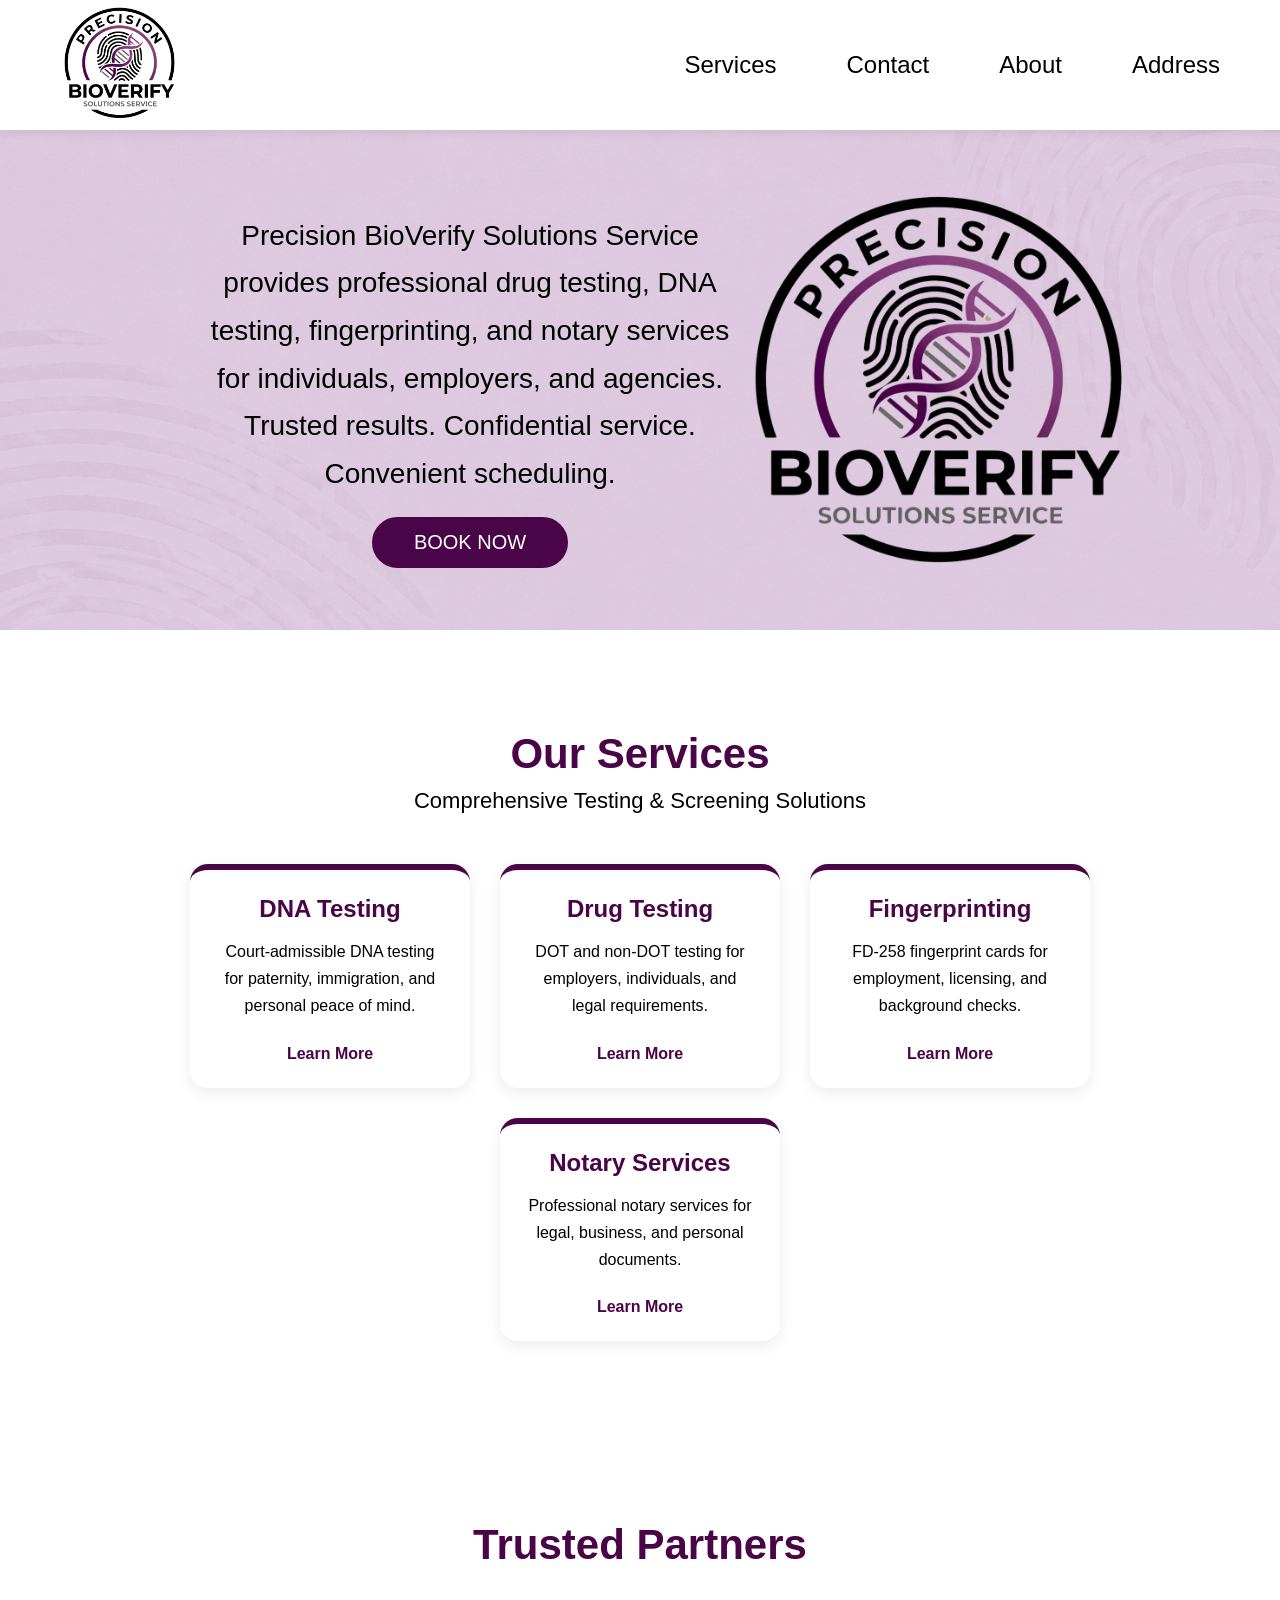
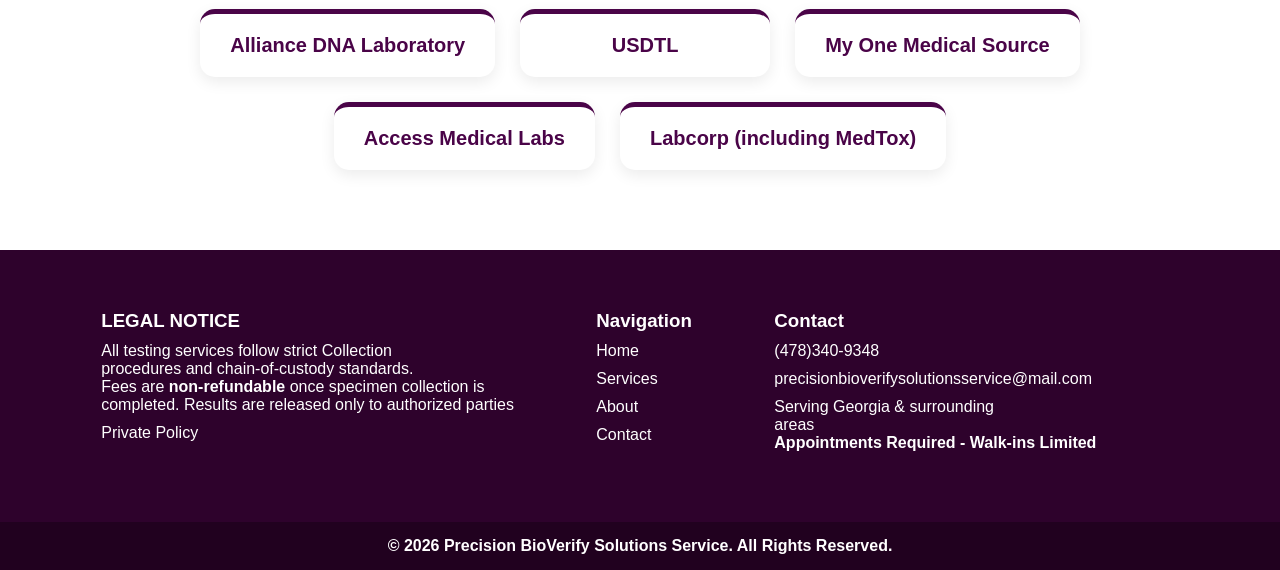
<file: index.html>
<!DOCTYPE html>
<html lang="en">
<head>
    <meta charset="UTF-8">
    <meta name="viewport" content="width=device-width, initial-scale=1.0">
    <title>PrecisionBioverifySolutionsService</title>
<link rel="stylesheet" href="style.css">
</head>
<body>
   <div id="navbar">

    <!-- LOGO -->
    <a href="index.html">
        <img src="bioverify.png" alt="logonavbar" class="nav-logo"
        width="120px">      
    </a>

    <!-- NAV LINKS -->
    <div class="nav-links">
        <a href="services.html">Services</a>
        <a href="contact.html">Contact</a>
        <a href="about.html">About</a>
        <a href="address.html">Address</a>
    </div>

</div>
<div id="two-columns">
    <div id="columns-1">
        <p id="home-text">
       Precision BioVerify Solutions Service provides professional
     drug testing, DNA testing, fingerprinting, and notary services
     for individuals, employers, and agencies.<br>

Trusted results. Confidential service. Convenient scheduling.
    </p>
     <a href="services.html" class="border-button">
        <button>BOOK NOW</button>
    </a>
    </div>
    <div id="columns-2">
        <img src="bioverify.png" class="logo" alt="logo">
    </div>
</div>
<section id="services-preview">
    <h2>Our Services</h2>
    <p class="services-subtitle">
        Comprehensive Testing & Screening Solutions
    </p>

    <div class="service-cards">

        <div class="service-card">
            <h3>DNA Testing</h3>
            <p>
                Court-admissible DNA testing for paternity,
                immigration, and personal peace of mind.
            </p>
            <a href="services.html">Learn More</a>
        </div>

        <div class="service-card">
            <h3>Drug Testing</h3>
            <p>
                DOT and non-DOT testing for employers,
                individuals, and legal requirements.
            </p>
            <a href="services.html">Learn More</a>
        </div>

        <div class="service-card">
            <h3>Fingerprinting</h3>
            <p>
                FD-258 fingerprint cards for employment,
                licensing, and background checks.
            </p>
            <a href="services.html">Learn More</a>
        </div>

        <div class="service-card">
            <h3>Notary Services</h3>
            <p>
                Professional notary services for legal,
                business, and personal documents.
            </p>
            <a href="services.html">Learn More</a>
        </div>

    </div>
</section>
    <section id="partners">

    <h2>Trusted Partners</h2>

    <div class="partners-list">
        <div>Alliance DNA Laboratory</div>
        <div>USDTL</div>
        <div>My One Medical Source</div>
        <div>Access Medical Labs</div>
        <div>Labcorp (including MedTox)</div>
    </div>

</section>
<footer id="footer">

    <div class="footer-column">
        <h3>LEGAL NOTICE</h3>
        <p>All testing services follow strict Collection<br>
            procedures and chain-of-custody standards.<br>
        Fees are <b>non-refundable</b> once specimen collection is<br> 
    completed. Results are released only to authorized parties</p>
    <a href="privatepolicy.html">Private Policy</a>
    </div>

    <div class="footer-column">
        <h3>Navigation</h3>
        <a href="index.html">Home</a>
        <a href="services.html">Services</a>
        <a href="about.html">About</a>
        <a href="contact.html">Contact</a>
    </div>

    <div class="footer-column">
        <h3>Contact</h3>
        <p>(478)340-9348</p>
        <p>precisionbioverifysolutionsservice@mail.com</p>
        <p>Serving Georgia &amp; surrounding<br>
        areas
        <br><b>Appointments Required - Walk-ins Limited<b></p>
    </div>

</footer>

<div id="copyright">
    © 2026 Precision BioVerify Solutions Service. All Rights Reserved.
</div>
    </body>
</html>
</file>
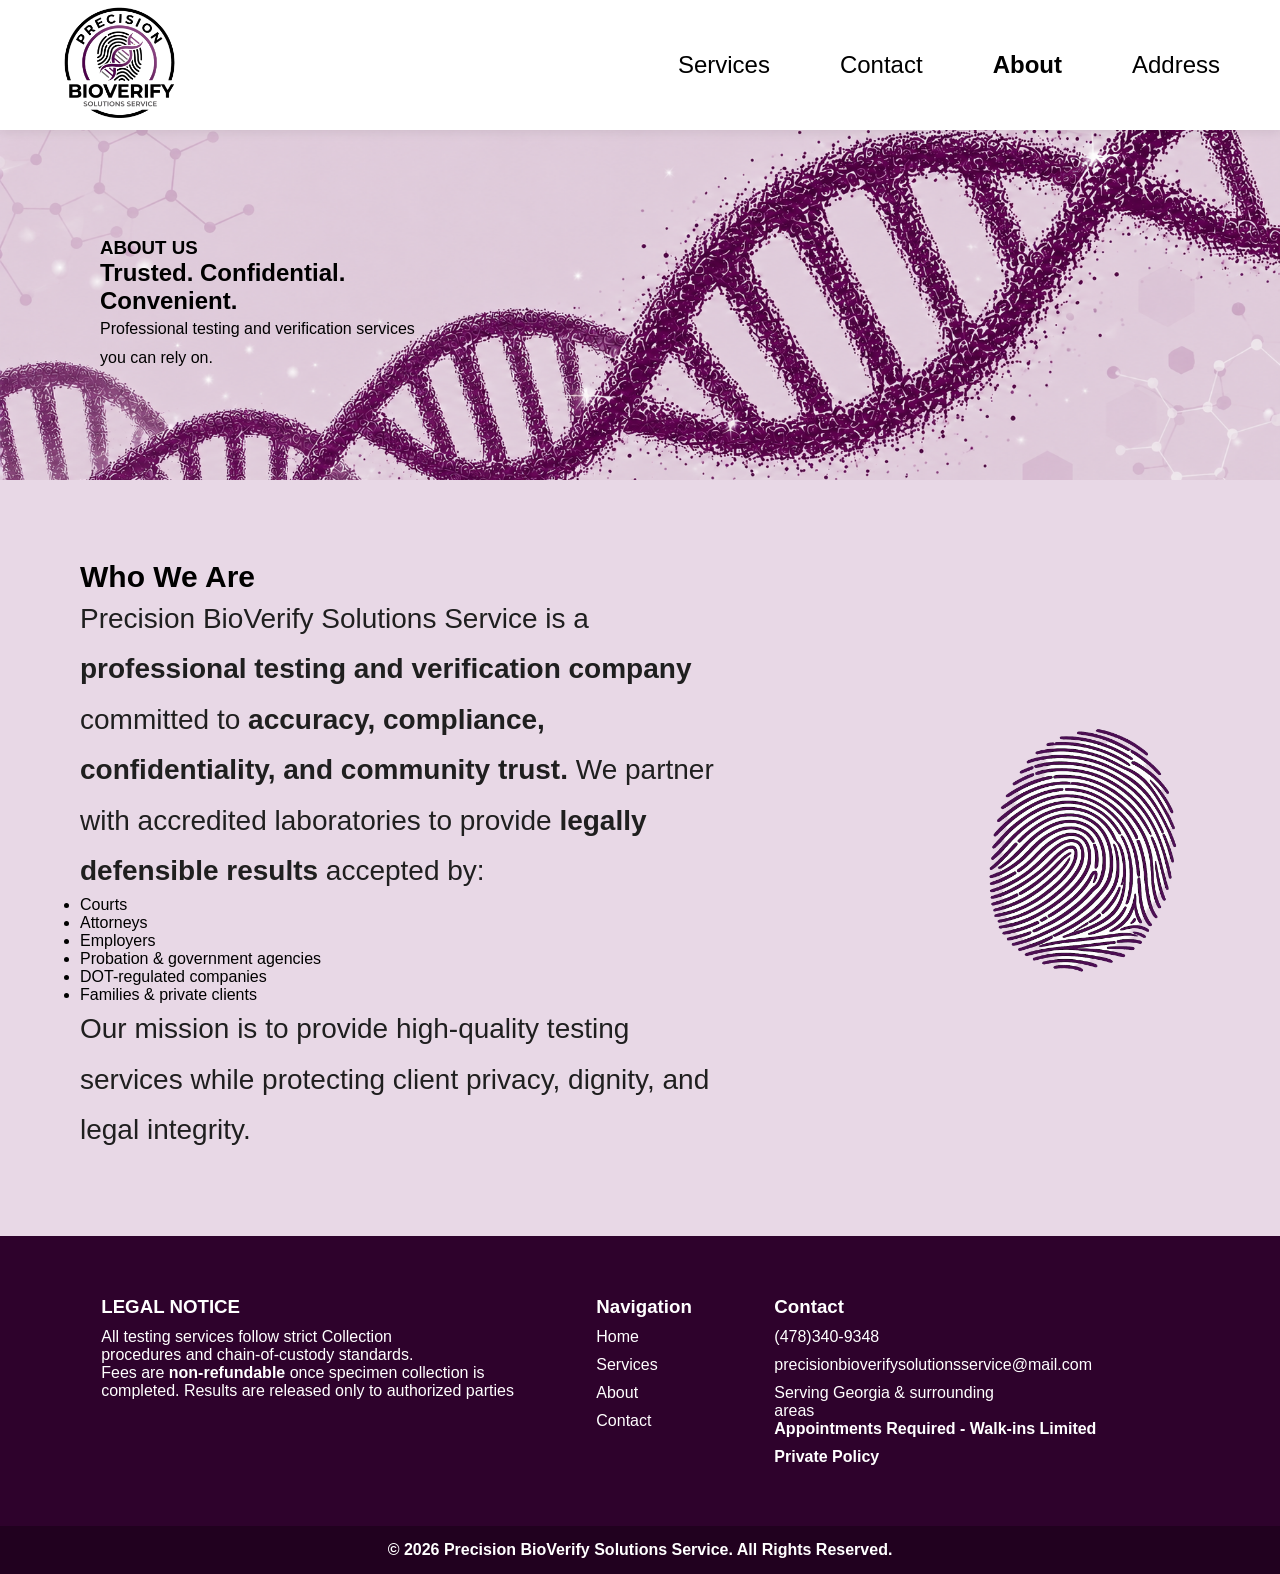
<file: about.html>
<!DOCTYPE html>
<html lang="en">
<head>
    <meta charset="UTF-8">
    <meta name="viewport" content="width=device-width, initial-scale=1.0">
    <title>Document</title>
    <link rel="stylesheet" href="style.css">
</head>
<body>
     <div id="navbar">

    <!-- LOGO -->
    <a href="index.html">
        <img src="bioverify.png" alt="logonavbar" class="nav-logo"
        width="120px">      
    </a>

    <!-- NAV LINKS -->
    <div class="nav-links">
        <a href="services.html">Services</a>
        <a href="contact.html">Contact</a>
        <a href="about.html"><b>About</b></a>
        <a href="address.html">Address</a>
    </div>
</div>
<section class="about-hero">
<div class="about-hero-text">
<h3>
    ABOUT US
</h3>
<h1>Trusted. Confidential.<br>Convenient.</h1>
<p>
    Professional testing and verification services<br>
    you can rely on.
</p>
</div>
</section>
<section class="about-section">
        <div id="about-text">
            <h2>Who We Are</h2>
            <p>
             Precision BioVerify Solutions Service is a <b>professional
                testing and verification company</b> committed to
                <b>accuracy, compliance, confidentiality, and community
                    trust.</b>
                    We partner with accredited laboratories to provide 
                    <b>legally defensible results</b> accepted by:
            </p>
                    <ul>
                        <li>Courts</li>
                        <li>Attorneys</li>
                        <li>Employers</li>
                        <li>Probation &amp; government agencies</li>
                        <li>DOT-regulated companies</li>
                        <li>Families &amp; private clients</li>
                    </ul>
            <p>
                    Our mission is to provide high-quality testing services
                    while protecting client privacy, dignity, and legal 
                    integrity.
            </p>  
        </div>
        <div id="columns-b">
            <img src="labwork.png" alt="labwork" class="lab-image"> 
        </div>
</section>
<footer id="footer">

    <div class="footer-column">
        <h3>LEGAL NOTICE</h3>
        <p>All testing services follow strict Collection<br>
            procedures and chain-of-custody standards.<br>
        Fees are <b>non-refundable</b> once specimen collection is<br>
    completed. Results are released only to authorized parties</p>
    </div>

    <div class="footer-column">
        <h3>Navigation</h3>
        <a href="index.html">Home</a>
        <a href="services.html">Services</a>
        <a href="about.html">About</a>
        <a href="contact.html">Contact</a>
    </div>

    <div class="footer-column">
        <h3>Contact</h3>
       <p>(478)340-9348</p>
        <p>precisionbioverifysolutionsservice@mail.com</p>
        <p>Serving Georgia &amp; surrounding<br>
        areas
        <br><b>Appointments Required - Walk-ins Limited<b></p>
        <a href="privatepolicy.html">Private Policy</a>
    </div>

</footer>

<div id="copyright">
    © 2026 Precision BioVerify Solutions Service. All Rights Reserved.
</div>
</body>
</html>
</file>
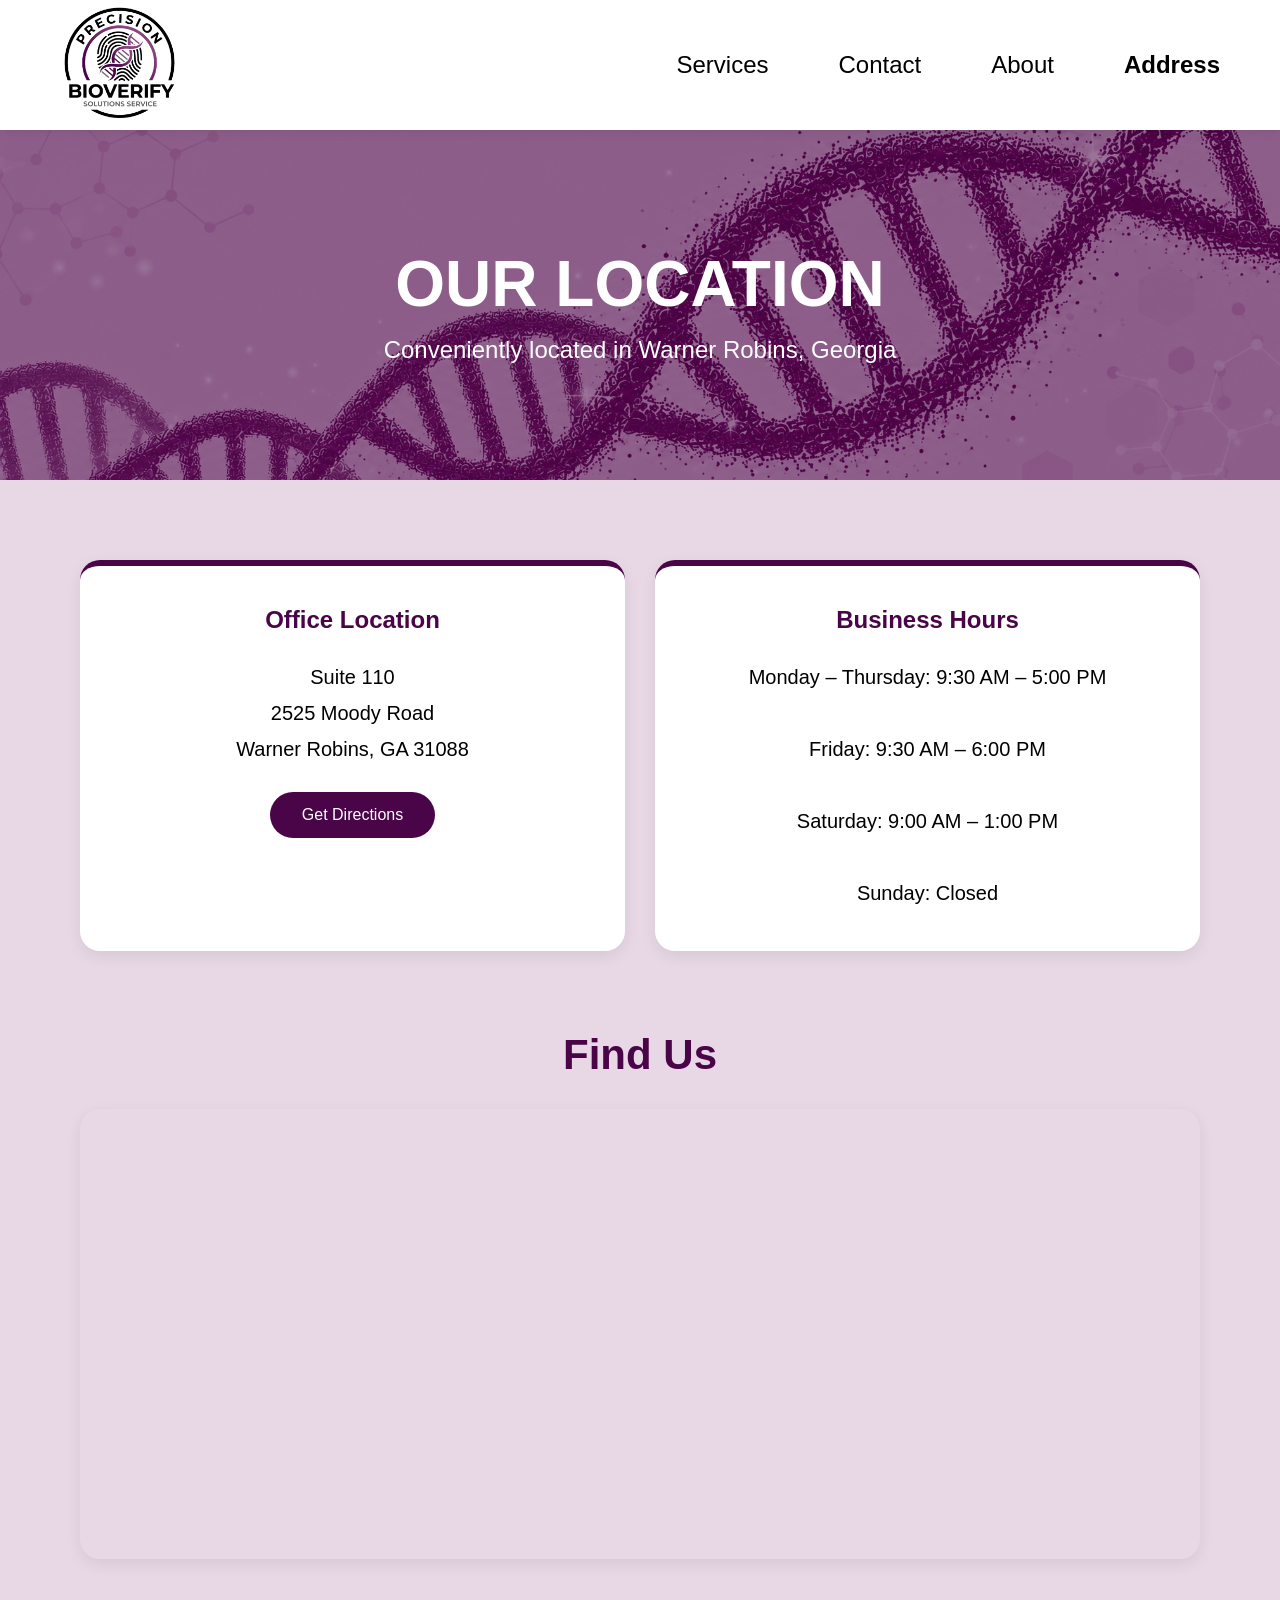
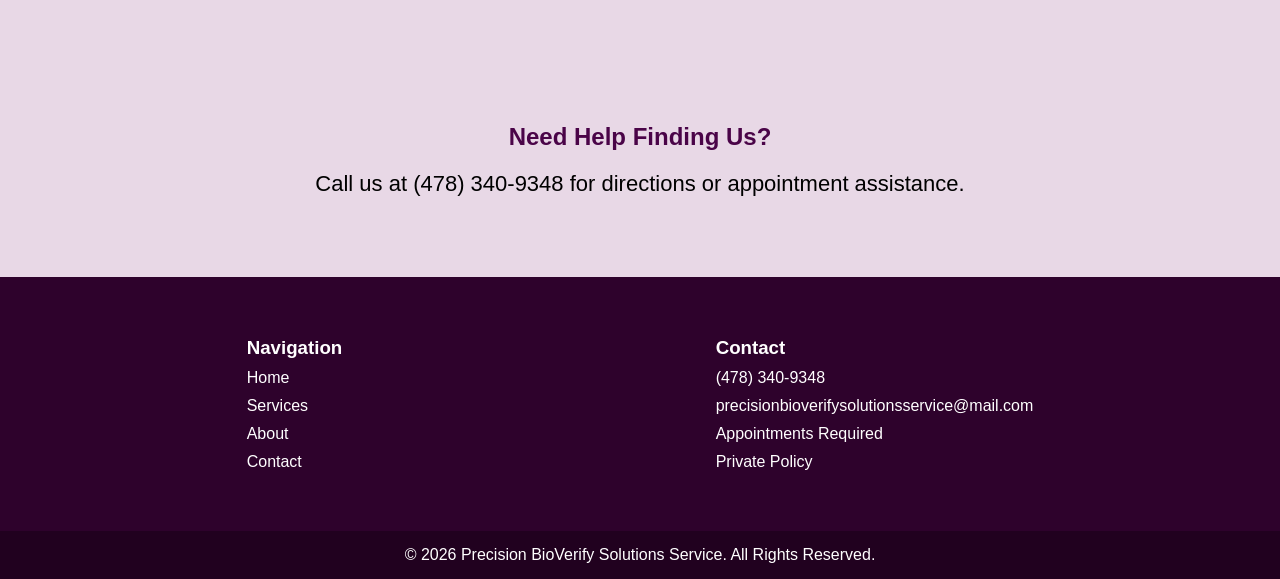
<file: address.html>
<!DOCTYPE html>
<html lang="en">
<head>
    <meta charset="UTF-8">
    <meta name="viewport" content="width=device-width, initial-scale=1.0">
    <title>Document</title>
    <link rel="stylesheet" href="style.css">
</head>
<body>
     <div id="navbar">

    <!-- LOGO -->
    <a href="index.html">
        <img src="bioverify.png" alt="logonavbar" class="nav-logo"
        width="120px">      
    </a>

    <!-- NAV LINKS -->
    <div class="nav-links">
        <a href="services.html">Services</a>
        <a href="contact.html">Contact</a>
        <a href="about.html">About</a>
        <a href="address.html"><b>Address</b></a>
    </div>

</div>
<section class="address-hero">

    <div class="address-hero-content">
        <h1>OUR LOCATION</h1>
        <p>
            Conveniently located in Warner Robins, Georgia
        </p>
    </div>

</section>

<section id="address-section">

    <div class="address-card">

        <h2>Office Location</h2>

        <p>
            Suite 110<br>
            2525 Moody Road<br>
            Warner Robins, GA 31088
        </p>

        <a href="https://maps.google.com/?q=2525+Moody+Road+Warner+Robins+GA+31088"
           target="_blank"
           class="address-btn">
            Get Directions
        </a>

    </div>

    <div class="address-card">

        <h2>Business Hours</h2>

        <p>
            Monday – Thursday: 9:30 AM – 5:00 PM<br><br>

            Friday: 9:30 AM – 6:00 PM<br><br>

            Saturday: 9:00 AM – 1:00 PM<br><br>

            Sunday: Closed
        </p>

    </div>

</section>

<section id="map-section">

    <h2>Find Us</h2>

    <iframe
        src="https://www.google.com/maps?q=2525+
        Moody+Road+Warner+Robins+GA+31088&output=embed"
        loading="lazy">
    </iframe>

</section>

<section id="location-help">

    <h2>Need Help Finding Us?</h2>

    <p>
        Call us at (478) 340-9348 for directions or appointment assistance.
    </p>

</section>
<footer id="footer">

        <div class="footer-column">
            <h3>Navigation</h3>

            <a href="index.html">Home</a>
            <a href="services.html">Services</a>
            <a href="about.html">About</a>
            <a href="contact.html">Contact</a>
        </div>

        <div class="footer-column">
            <h3>Contact</h3>

            <p>(478) 340-9348</p>
            <p>precisionbioverifysolutionsservice@mail.com</p>
            <p>Appointments Required</p>
            <a href="privatepolicy.html">Private Policy</a>
        </div>

    </footer>

    <div id="copyright">
        © 2026 Precision BioVerify Solutions Service. All Rights Reserved.
    </div>
</body>
</html>
</file>
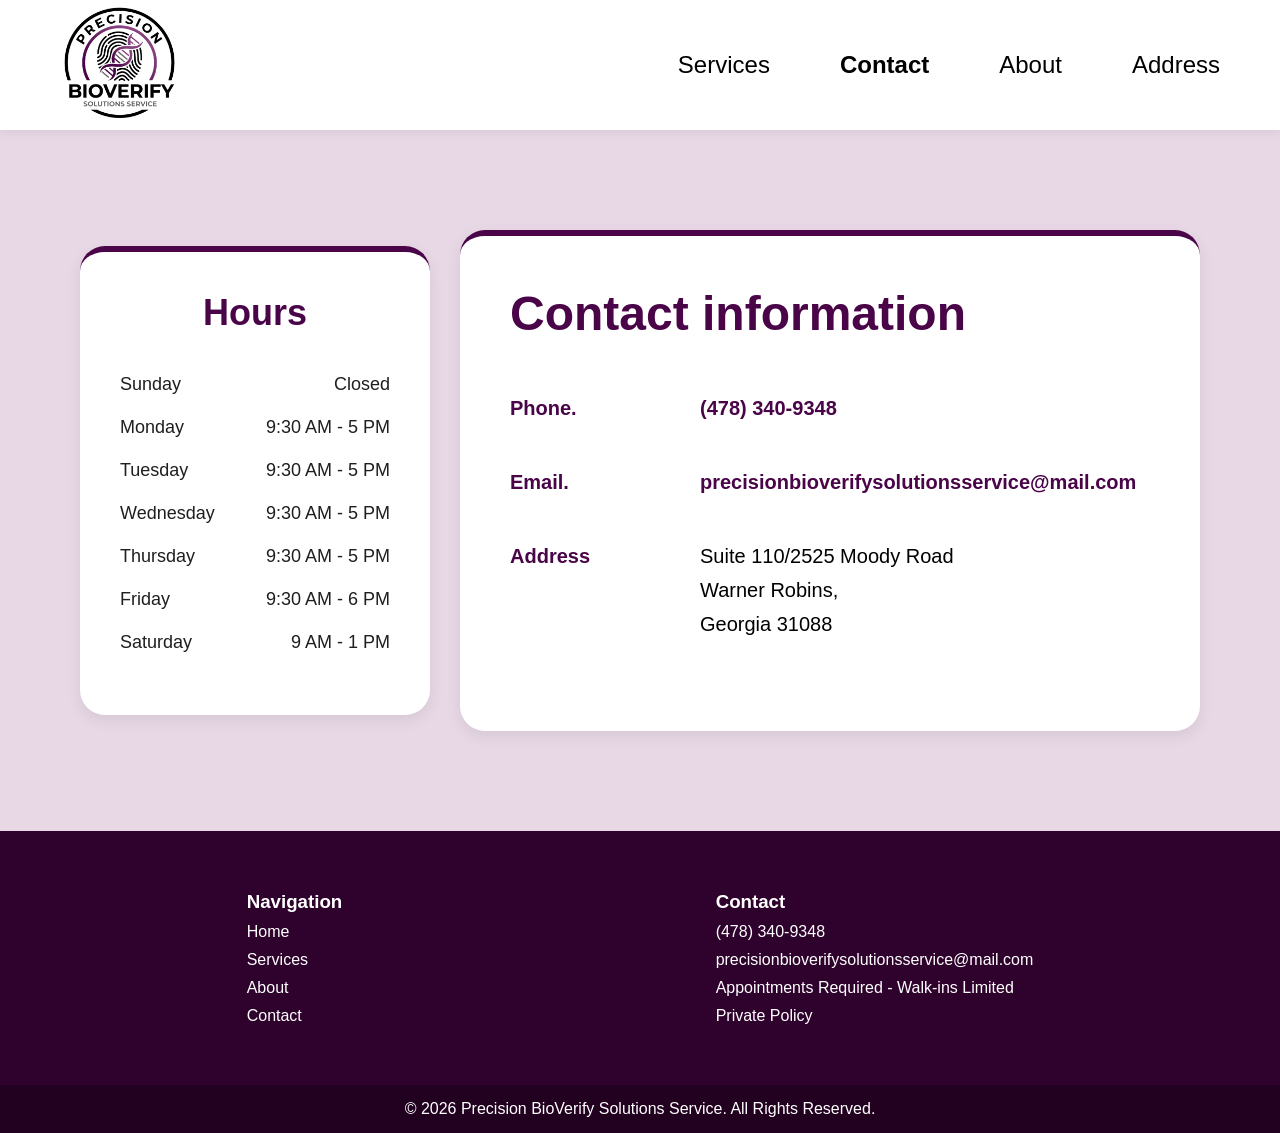
<file: contact.html>
<!DOCTYPE html>
<html lang="en">
<head>
    <meta charset="UTF-8">
    <meta name="viewport" content="width=device-width, initial-scale=1.0">
    <title>Document</title>
    <link rel="stylesheet" href="style.css">
</head>
<body>
     <div id="navbar">

    <!-- LOGO -->
    <a href="index.html">
        <img src="bioverify.png" alt="logonavbar" class="nav-logo"
        width="120px">      
    </a>

    <!-- NAV LINKS -->
    <div class="nav-links">
        <a href="services.html">Services</a>
        <a href="contact.html"><b>Contact</b></a>
        <a href="about.html">About</a>
        <a href="address.html">Address</a>
    </div>
</div>
<section id="contact-section">

    <div class="hours-card">
        <h2>Hours</h2>

        <div class="hours-row">
            <span>Sunday</span>
            <span>Closed</span>
        </div>

        <div class="hours-row">
            <span>Monday</span>
            <span>9:30 AM - 5 PM</span>
        </div>

        <div class="hours-row">
            <span>Tuesday</span>
            <span>9:30 AM - 5 PM</span>
        </div>

        <div class="hours-row">
            <span>Wednesday</span>
            <span>9:30 AM - 5 PM</span>
        </div>

        <div class="hours-row">
            <span>Thursday</span>
            <span>9:30 AM - 5 PM</span>
        </div>

        <div class="hours-row">
            <span>Friday</span>
            <span>9:30 AM - 6 PM</span>
        </div>

        <div class="hours-row">
            <span>Saturday</span>
            <span>9 AM - 1 PM</span>
        </div>
    </div>

    <div class="contact-card">

        <h1>Contact information</h1>

        <div class="contact-row">
            <span class="label">Phone.</span>
            <a href="tel:+14783409348">(478) 340-9348</a>
        </div>

        <div class="contact-row">
            <span class="label">Email.</span>
            <span>
           <a href="mailto:precisionbioverifysolutionsservice@mail.com">
    precisionbioverifysolutionsservice@mail.com
</a>
            </span>
        </div>

        <div class="contact-row">
            <span class="label">Address</span>
            <span>
                Suite 110/2525 Moody Road<br>
                Warner Robins,<br>
                Georgia 31088
            </span>
        </div>

    </div>

</section>
<footer id="footer">

        <div class="footer-column">
            <h3>Navigation</h3>

            <a href="index.html">Home</a>
            <a href="services.html">Services</a>
            <a href="about.html">About</a>
            <a href="contact.html">Contact</a>
        </div>

        <div class="footer-column">
            <h3>Contact</h3>

            <p>(478) 340-9348</p>
            <p>precisionbioverifysolutionsservice@mail.com</p>
            <p>Appointments Required - Walk-ins Limited</p>
            <a href="privatepolicy.html">Private Policy</a>
        </div>

    </footer>

    <div id="copyright">
        © 2026 Precision BioVerify Solutions Service. All Rights Reserved.
    </div>
</body>
</html>
</file>
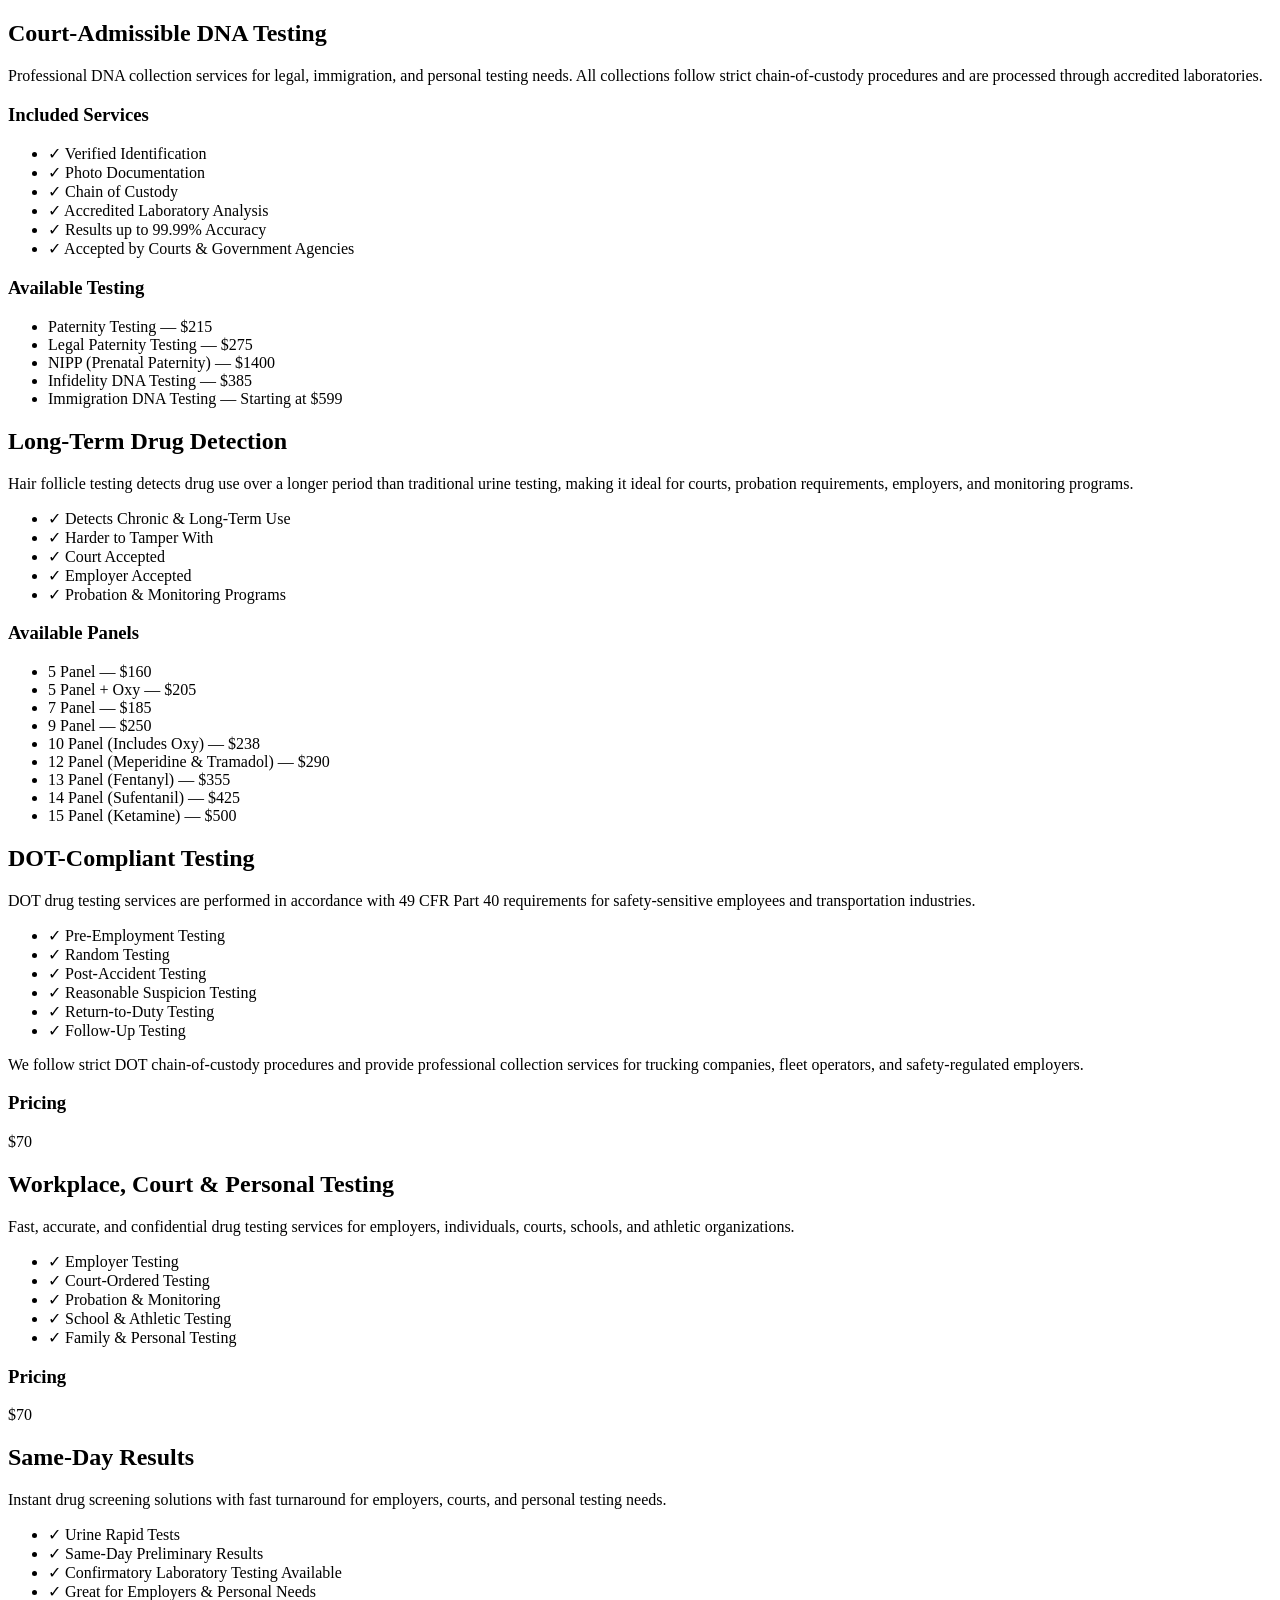
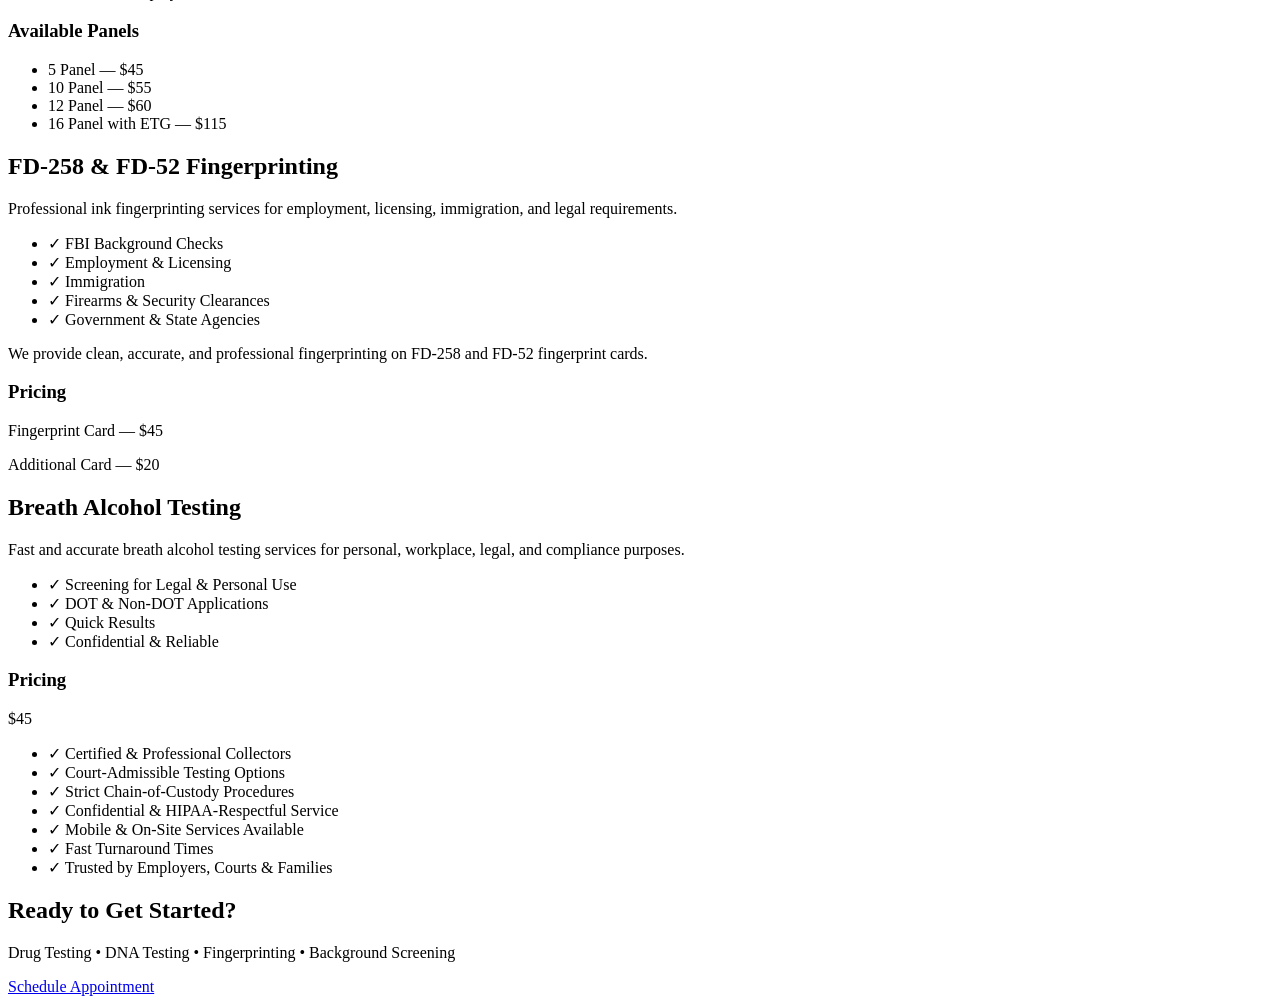
<file: learnmore.html>
<!DOCTYPE html>
<html lang="en">
<head>
    <meta charset="UTF-8">
    <meta name="viewport" content="width=device-width, initial-scale=1.0">
    <title>LearnMore</title>
</head>
<body>
    <h2>Court-Admissible DNA Testing</h2>

<p>
Professional DNA collection services for legal, immigration,
and personal testing needs. All collections follow strict
chain-of-custody procedures and are processed through
accredited laboratories.
</p>

<h3>Included Services</h3>

<ul>
    <li>✓ Verified Identification</li>
    <li>✓ Photo Documentation</li>
    <li>✓ Chain of Custody</li>
    <li>✓ Accredited Laboratory Analysis</li>
    <li>✓ Results up to 99.99% Accuracy</li>
    <li>✓ Accepted by Courts & Government Agencies</li>
</ul>

<h3>Available Testing</h3>

<ul>
    <li>Paternity Testing — $215</li>
    <li>Legal Paternity Testing — $275</li>
    <li>NIPP (Prenatal Paternity) — $1400</li>
    <li>Infidelity DNA Testing — $385</li>
    <li>Immigration DNA Testing — Starting at $599</li>
</ul>
<h2>Long-Term Drug Detection</h2>

<p>
Hair follicle testing detects drug use over a longer period
than traditional urine testing, making it ideal for courts,
probation requirements, employers, and monitoring programs.
</p>

<ul>
    <li>✓ Detects Chronic & Long-Term Use</li>
    <li>✓ Harder to Tamper With</li>
    <li>✓ Court Accepted</li>
    <li>✓ Employer Accepted</li>
    <li>✓ Probation & Monitoring Programs</li>
</ul>

<h3>Available Panels</h3>

<ul>
    <li>5 Panel — $160</li>
    <li>5 Panel + Oxy — $205</li>
    <li>7 Panel — $185</li>
    <li>9 Panel — $250</li>
    <li>10 Panel (Includes Oxy) — $238</li>
    <li>12 Panel (Meperidine & Tramadol) — $290</li>
    <li>13 Panel (Fentanyl) — $355</li>
    <li>14 Panel (Sufentanil) — $425</li>
    <li>15 Panel (Ketamine) — $500</li>
</ul>
<h2>DOT-Compliant Testing</h2>

<p>
DOT drug testing services are performed in accordance
with 49 CFR Part 40 requirements for safety-sensitive
employees and transportation industries.
</p>

<ul>
    <li>✓ Pre-Employment Testing</li>
    <li>✓ Random Testing</li>
    <li>✓ Post-Accident Testing</li>
    <li>✓ Reasonable Suspicion Testing</li>
    <li>✓ Return-to-Duty Testing</li>
    <li>✓ Follow-Up Testing</li>
</ul>

<p>
We follow strict DOT chain-of-custody procedures and
provide professional collection services for trucking
companies, fleet operators, and safety-regulated employers.
</p>

<h3>Pricing</h3>

<p>$70</p>
<h2>Workplace, Court & Personal Testing</h2>

<p>
Fast, accurate, and confidential drug testing services
for employers, individuals, courts, schools, and athletic
organizations.
</p>

<ul>
    <li>✓ Employer Testing</li>
    <li>✓ Court-Ordered Testing</li>
    <li>✓ Probation & Monitoring</li>
    <li>✓ School & Athletic Testing</li>
    <li>✓ Family & Personal Testing</li>
</ul>

<h3>Pricing</h3>

<p>$70</p>
<h2>Same-Day Results</h2>

<p>
Instant drug screening solutions with fast turnaround
for employers, courts, and personal testing needs.
</p>

<ul>
    <li>✓ Urine Rapid Tests</li>
    <li>✓ Same-Day Preliminary Results</li>
    <li>✓ Confirmatory Laboratory Testing Available</li>
    <li>✓ Great for Employers & Personal Needs</li>
</ul>

<h3>Available Panels</h3>

<ul>
    <li>5 Panel — $45</li>
    <li>10 Panel — $55</li>
    <li>12 Panel — $60</li>
    <li>16 Panel with ETG — $115</li>
</ul>
<h2>FD-258 & FD-52 Fingerprinting</h2>

<p>
Professional ink fingerprinting services for employment,
licensing, immigration, and legal requirements.
</p>

<ul>
    <li>✓ FBI Background Checks</li>
    <li>✓ Employment & Licensing</li>
    <li>✓ Immigration</li>
    <li>✓ Firearms & Security Clearances</li>
    <li>✓ Government & State Agencies</li>
</ul>

<p>
We provide clean, accurate, and professional fingerprinting
on FD-258 and FD-52 fingerprint cards.
</p>

<h3>Pricing</h3>

<p>Fingerprint Card — $45</p>
<p>Additional Card — $20</p>
<h2>Breath Alcohol Testing</h2>

<p>
Fast and accurate breath alcohol testing services for
personal, workplace, legal, and compliance purposes.
</p>

<ul>
    <li>✓ Screening for Legal & Personal Use</li>
    <li>✓ DOT & Non-DOT Applications</li>
    <li>✓ Quick Results</li>
    <li>✓ Confidential & Reliable</li>
</ul>

<h3>Pricing</h3>

<p>$45</p>
<ul>
    <li>✓ Certified & Professional Collectors</li>
    <li>✓ Court-Admissible Testing Options</li>
    <li>✓ Strict Chain-of-Custody Procedures</li>
    <li>✓ Confidential & HIPAA-Respectful Service</li>
    <li>✓ Mobile & On-Site Services Available</li>
    <li>✓ Fast Turnaround Times</li>
    <li>✓ Trusted by Employers, Courts & Families</li>
</ul>
<section id="cta">

        <h2>Ready to Get Started?</h2>

        <p>
            Drug Testing • DNA Testing • Fingerprinting • Background Screening
        </p>

        <a href="https://precisionbioverifysolutionsservice.setmore.com/#services"
           target="_blank"
           class="cta-btn">
            Schedule Appointment
        </a>

    </section>

</body>
</html>
</file>
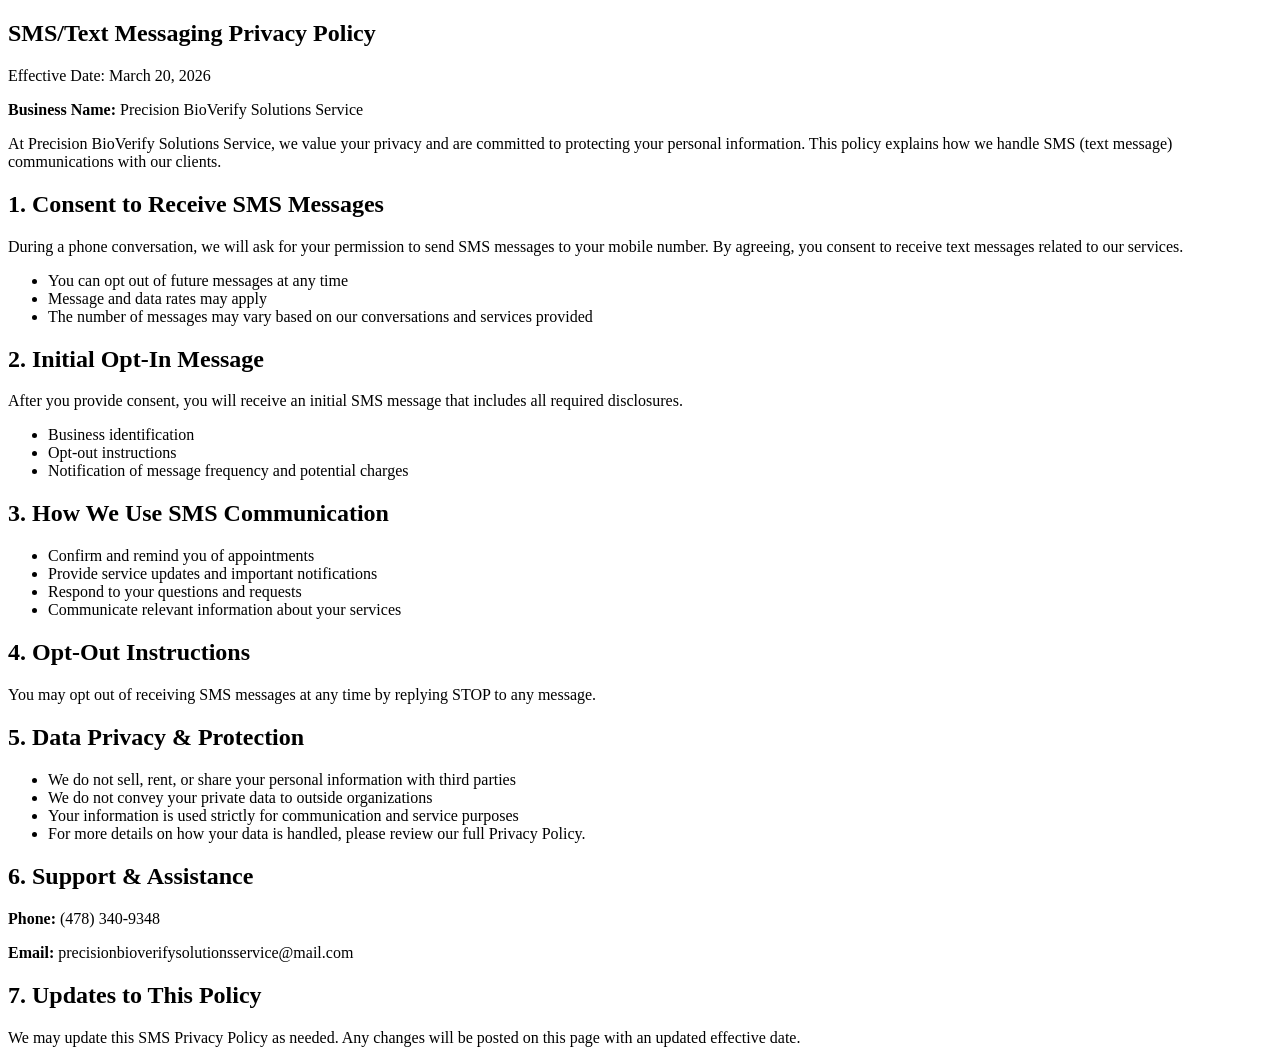
<file: privatepolicy.html>
<!DOCTYPE html>
<html lang="en">
<head>
    <meta charset="UTF-8">
    <meta name="viewport" content="width=device-width, initial-scale=1.0">
    <title>PrivatePolicy</title>
</head>
<body>
    <section class="policy-page">

    <div class="policy-header">
        <h1>SMS/Text Messaging Privacy Policy</h1>
        <p>Effective Date: March 20, 2026</p>
    </div>

    <div class="policy-container">

        <div class="policy-grid">

            <div class="policy-column">

                <p><strong>Business Name:</strong> Precision BioVerify Solutions Service</p>

                <p>
                    At Precision BioVerify Solutions Service, we value your
                    privacy and are committed to protecting your personal
                    information. This policy explains how we handle SMS
                    (text message) communications with our clients.
                </p>

                <h2>1. Consent to Receive SMS Messages</h2>

                <p>
                    During a phone conversation, we will ask for your
                    permission to send SMS messages to your mobile number.
                    By agreeing, you consent to receive text messages
                    related to our services.
                </p>

                <ul>
                    <li>You can opt out of future messages at any time</li>
                    <li>Message and data rates may apply</li>
                    <li>The number of messages may vary based on our conversations and services provided</li>
                </ul>

                <h2>2. Initial Opt-In Message</h2>

                <p>
                    After you provide consent, you will receive an initial
                    SMS message that includes all required disclosures.
                </p>

                <ul>
                    <li>Business identification</li>
                    <li>Opt-out instructions</li>
                    <li>Notification of message frequency and potential charges</li>
                </ul>

                <h2>3. How We Use SMS Communication</h2>

                <ul>
                    <li>Confirm and remind you of appointments</li>
                    <li>Provide service updates and important notifications</li>
                    <li>Respond to your questions and requests</li>
                    <li>Communicate relevant information about your services</li>
                </ul>

            </div>

            <div class="policy-column">

                <h2>4. Opt-Out Instructions</h2>

                <p>
                    You may opt out of receiving SMS messages at any time
                    by replying STOP to any message.
                </p>

                <h2>5. Data Privacy & Protection</h2>

                <ul>
                    <li>We do not sell, rent, or share your personal information with third parties</li>
                    <li>We do not convey your private data to outside organizations</li>
                    <li>Your information is used strictly for communication and service purposes</li>
                    <li>For more details on how your data is handled, please review our full Privacy Policy.</li>
                </ul>

                <h2>6. Support & Assistance</h2>

                <div class="contact-box">
                    <p><strong>Phone:</strong> (478) 340-9348</p>
                    <p><strong>Email:</strong> precisionbioverifysolutionsservice@mail.com</p>
                </div>

                <h2>7. Updates to This Policy</h2>

                <p>
                    We may update this SMS Privacy Policy as needed.
                    Any changes will be posted on this page with an updated effective date.
                </p>

            </div>

        </div>

    </div>

</section>
</body>
</html>
</file>
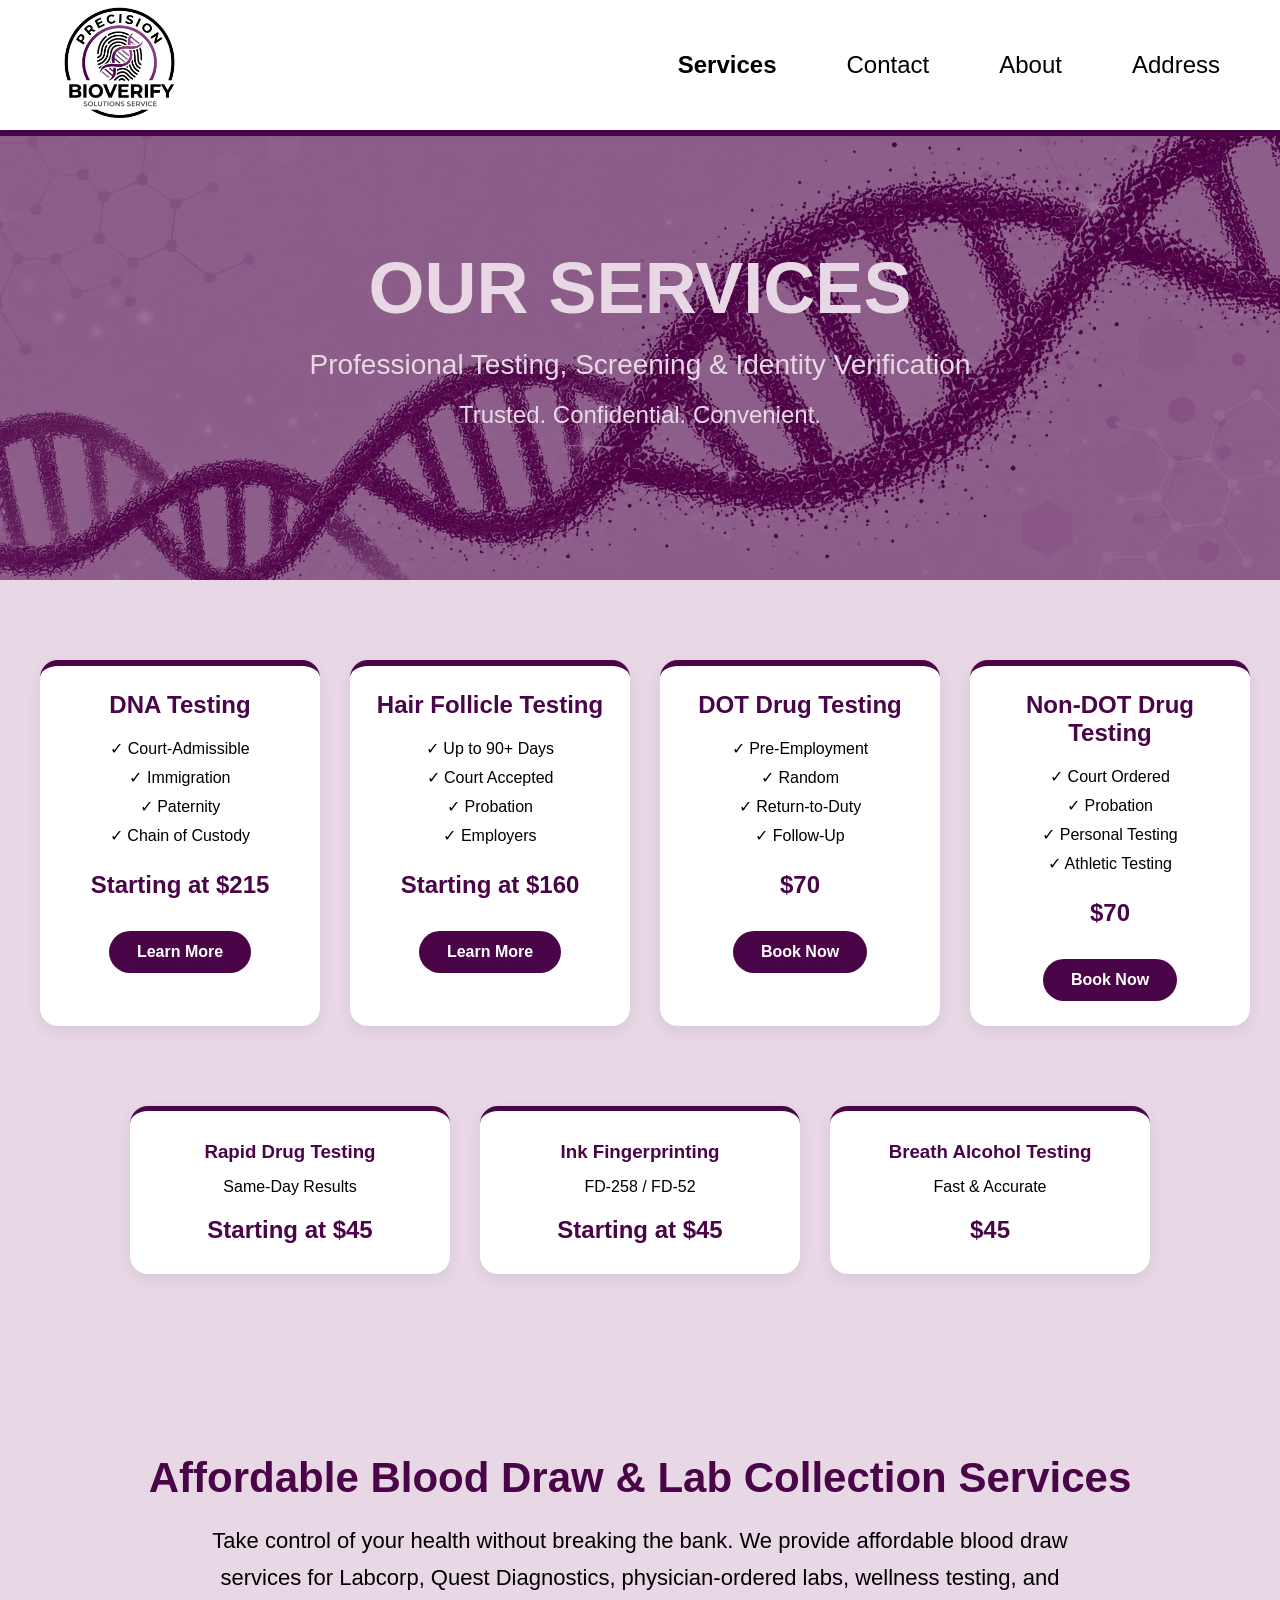
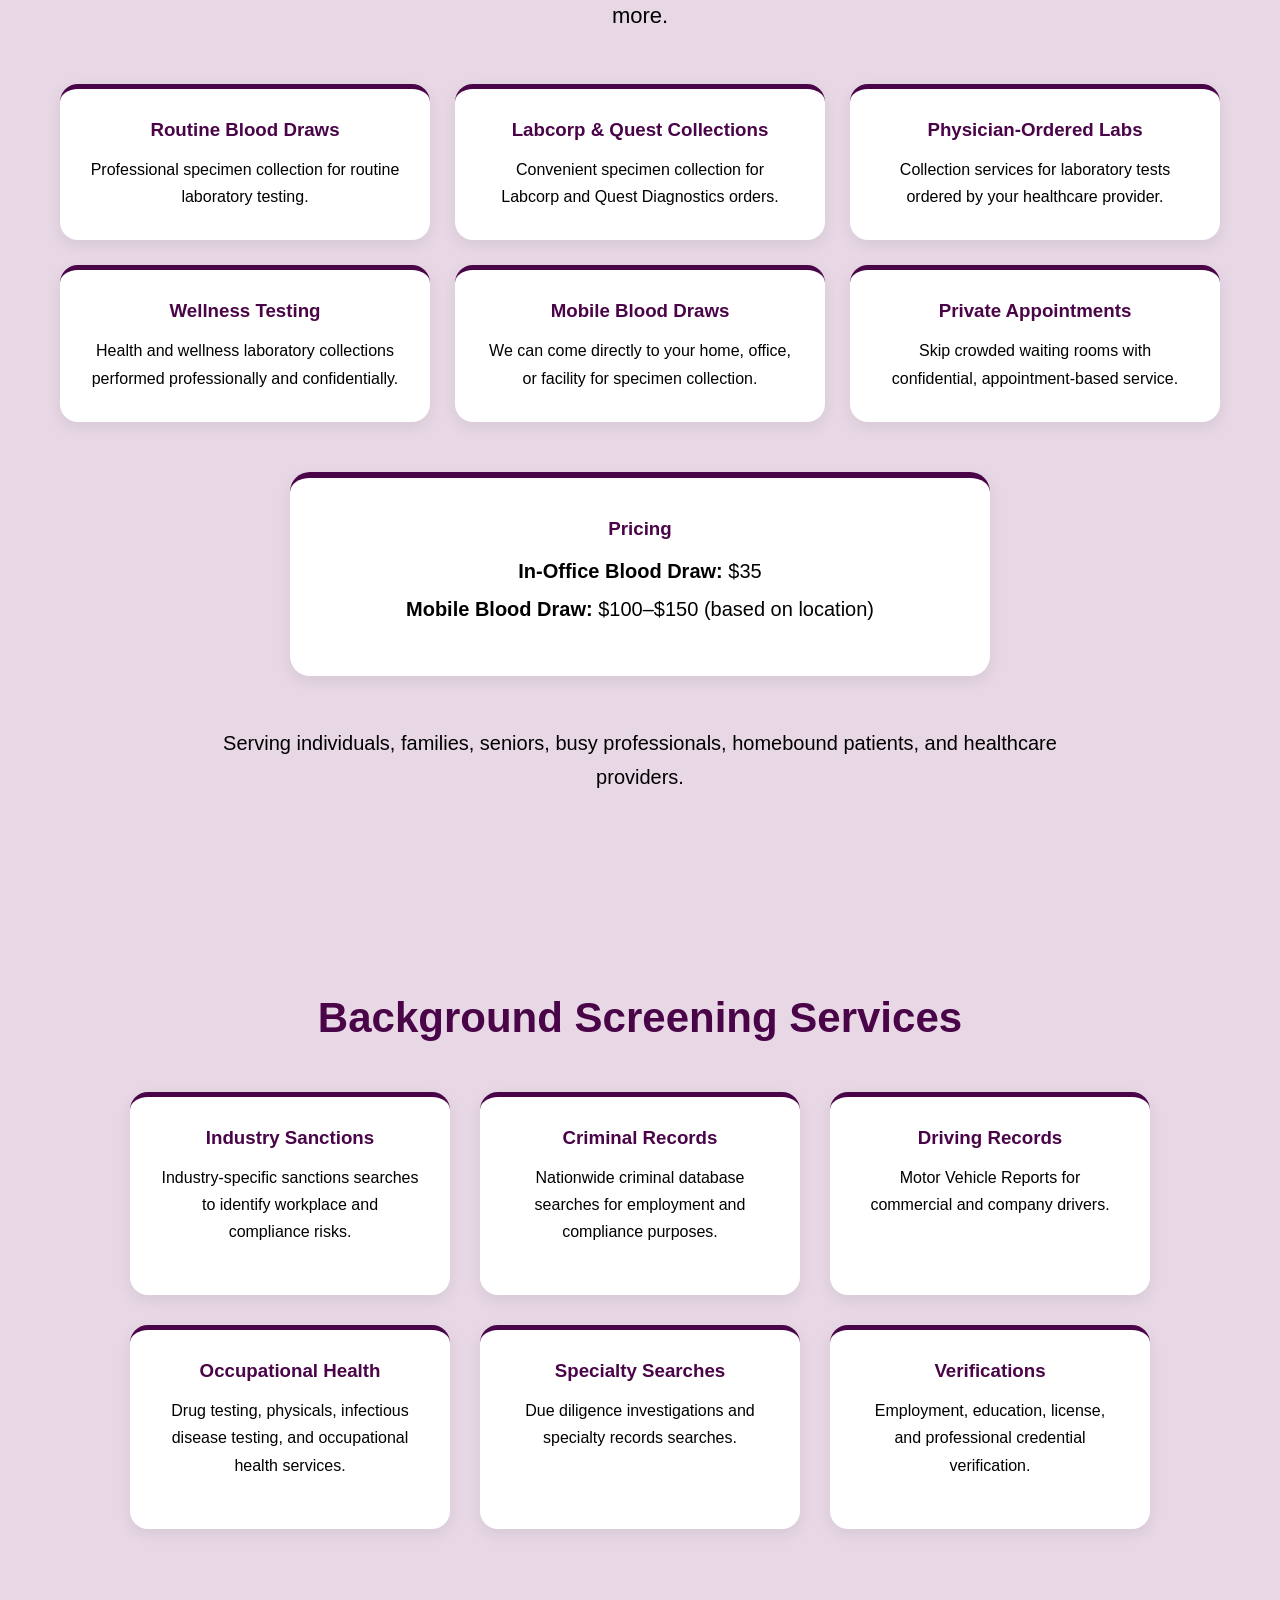
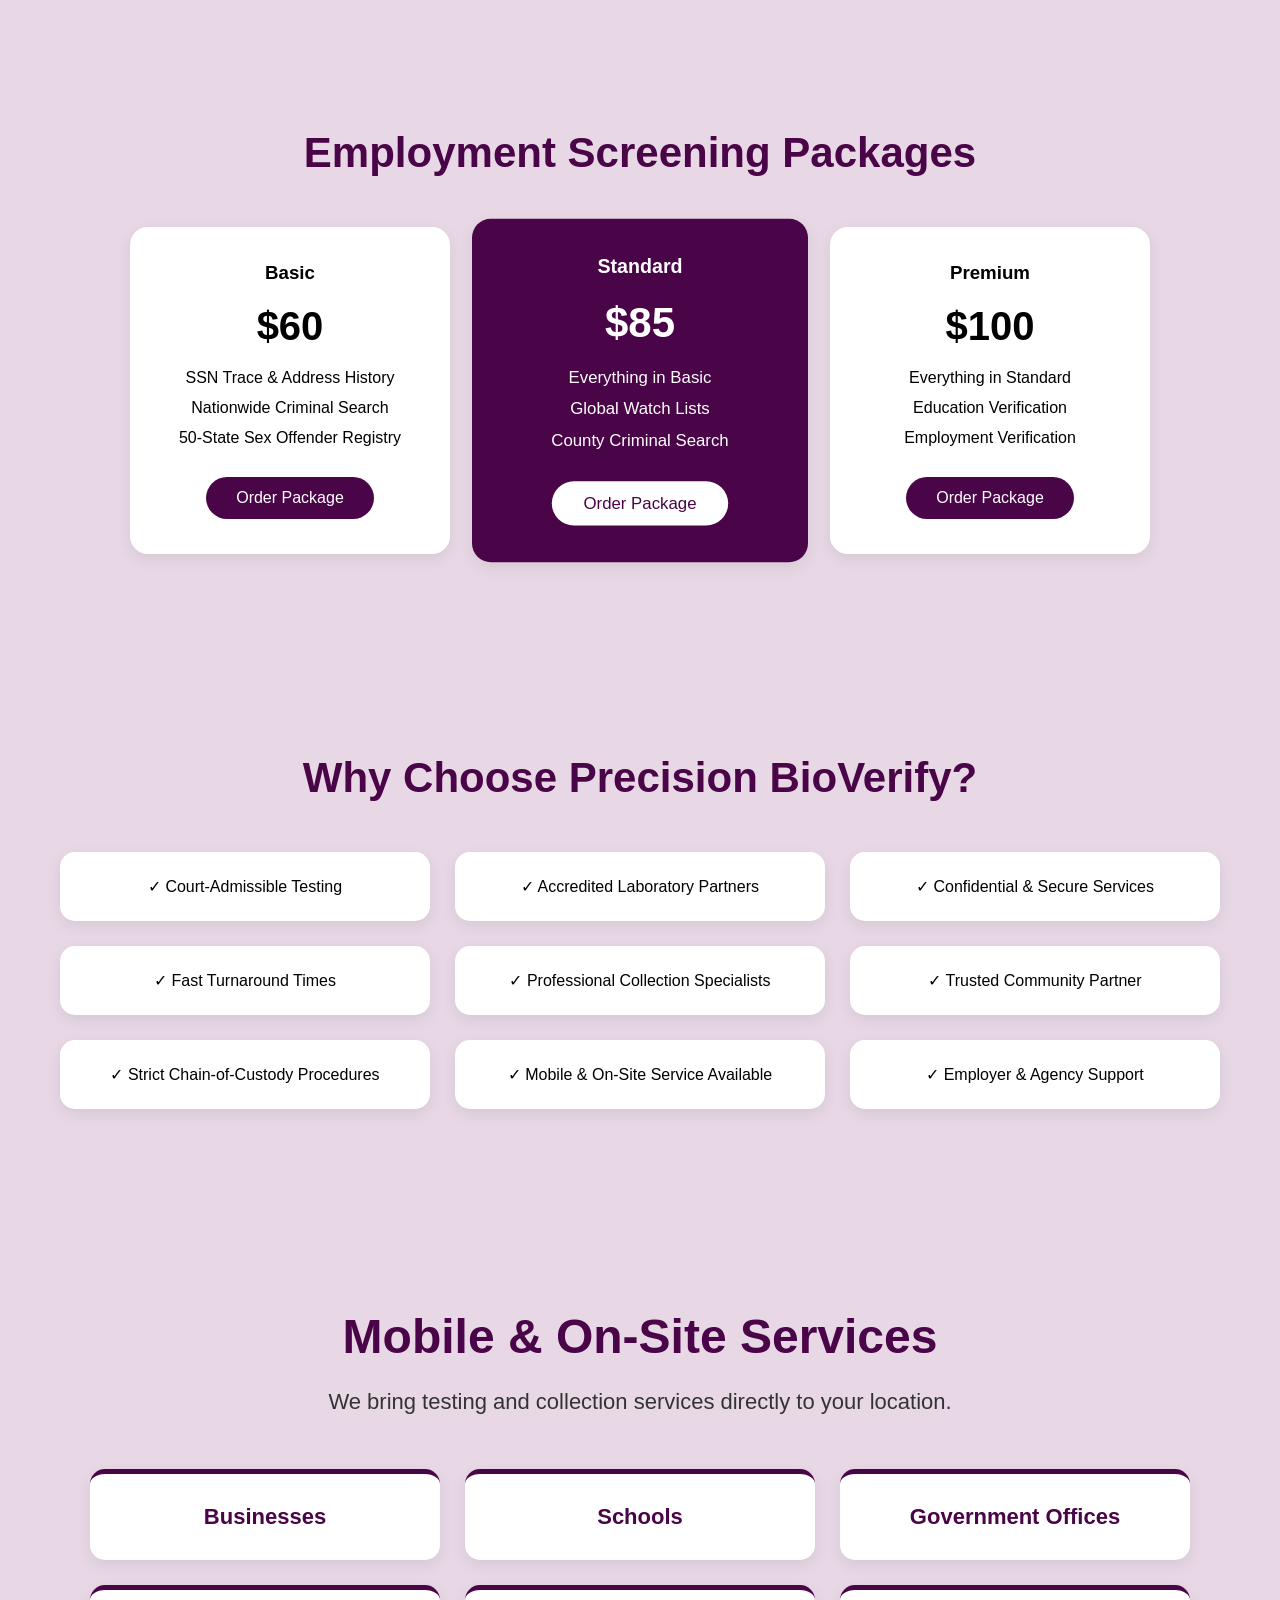
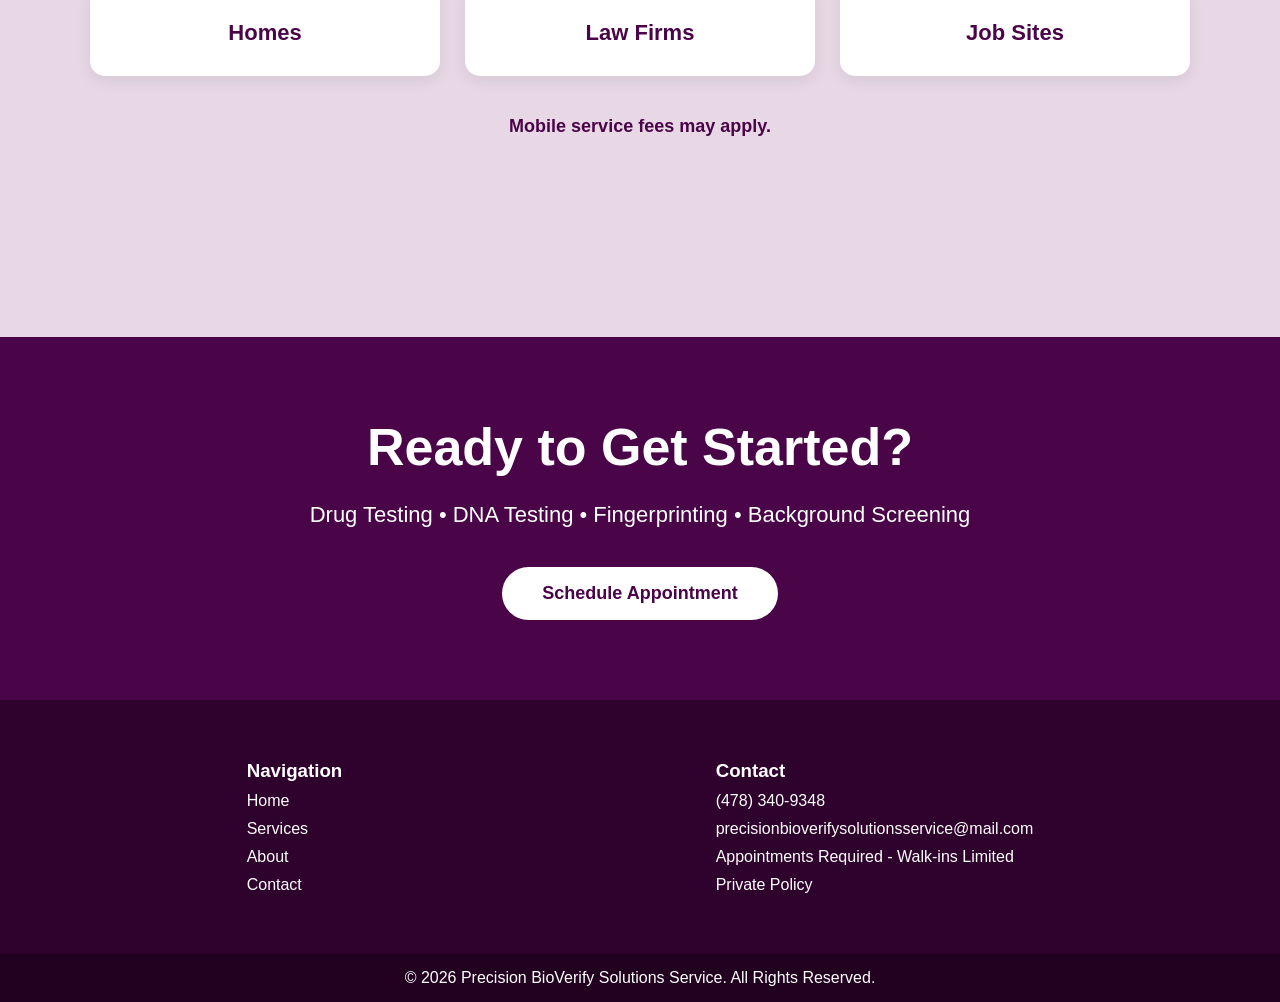
<file: services.html>
<!DOCTYPE html>
<html lang="en">
<head>
    <meta charset="UTF-8">
    <meta name="viewport" content="width=device-width, initial-scale=1.0">
    <title>Services | Precision BioVerify Solutions Service</title>
    <link rel="stylesheet" href="style.css">
</head>
<body>

    <!-- NAVBAR -->

    <div id="navbar">

        <a href="index.html">
            <img src="bioverify.png" alt="Precision BioVerify Logo"
                 class="nav-logo" width="120">
        </a>

        <div class="nav-links">
            <a href="services.html"><b>Services</b></a>
            <a href="contact.html">Contact</a>
            <a href="about.html">About</a>
            <a href="address.html">Address</a>
        </div>

    </div>

    <!-- HERO -->

    <section class="services-hero">

        <div class="services-hero-content">

            <h1>OUR SERVICES</h1>

            <h3>
                Professional Testing, Screening &amp; Identity Verification
            </h3>

            <p>Trusted. Confidential. Convenient.</p>

        </div>

    </section>

    <!-- PRIMARY SERVICES -->

    <section id="service-grid">

        <div class="service-card">
            <h2>DNA Testing</h2>

            <ul>
                <li>✓ Court-Admissible</li>
                <li>✓ Immigration</li>
                <li>✓ Paternity</li>
                <li>✓ Chain of Custody</li>
            </ul>

            <p class="price">Starting at $215</p>

            <a href="learnmore.html" class="service-btn">
                Learn More
            </a>
        </div>

        <div class="service-card">
            <h2>Hair Follicle Testing</h2>

            <ul>
                <li>✓ Up to 90+ Days</li>
                <li>✓ Court Accepted</li>
                <li>✓ Probation</li>
                <li>✓ Employers</li>
            </ul>

            <p class="price">Starting at $160</p>

            <a href="learnmore.html" class="service-btn">
                Learn More
            </a>
        </div>

        <div class="service-card">
            <h2>DOT Drug Testing</h2>

            <ul>
                <li>✓ Pre-Employment</li>
                <li>✓ Random</li>
                <li>✓ Return-to-Duty</li>
                <li>✓ Follow-Up</li>
            </ul>

            <p class="price">$70</p>

            <a href="https://book.squareup.com/appointments/m5w5iok1xe2puv/location/L8TFE2PVSGJZS/services"
               target="_blank"
               class="service-btn">
                Book Now
            </a>
        </div>

        <div class="service-card">
            <h2>Non-DOT Drug Testing</h2>

            <ul>
                <li>✓ Court Ordered</li>
                <li>✓ Probation</li>
                <li>✓ Personal Testing</li>
                <li>✓ Athletic Testing</li>
            </ul>

            <p class="price">$70</p>

            <a href="https://book.squareup.com/appointments/m5w5iok1xe2puv/location/L8TFE2PVSGJZS/services"
               target="_blank"
               class="service-btn">
                Book Now
            </a>
        </div>

    </section>

    <!-- ADDITIONAL SERVICES -->

    <section id="additional-services">

        <div class="mini-service-card">
            <h3>Rapid Drug Testing</h3>
            <p>Same-Day Results</p>
            <div class="service-price">
                Starting at $45
            </div>
        </div>

        <div class="mini-service-card">
            <h3>Ink Fingerprinting</h3>
            <p>FD-258 / FD-52</p>
            <div class="service-price">
                Starting at $45
            </div>
        </div>

        <div class="mini-service-card">
            <h3>Breath Alcohol Testing</h3>
            <p>Fast &amp; Accurate</p>
            <div class="service-price">
                $45
            </div>
        </div>

    </section>
    <!-- BLOOD DRAW & LAB COLLECTION SERVICES -->

<section id="blood-draw-services">

    <h2>Affordable Blood Draw & Lab Collection Services</h2>

    <p class="blood-intro">
        Take control of your health without breaking the bank. We provide
        affordable blood draw services for Labcorp, Quest Diagnostics,
        physician-ordered labs, wellness testing, and more.
    </p>

    <div class="blood-grid">

        <div class="blood-card">
            <h3>Routine Blood Draws</h3>
            <p>Professional specimen collection for routine laboratory testing.</p>
        </div>

        <div class="blood-card">
            <h3>Labcorp & Quest Collections</h3>
            <p>Convenient specimen collection for Labcorp and Quest Diagnostics orders.</p>
        </div>

        <div class="blood-card">
            <h3>Physician-Ordered Labs</h3>
            <p>Collection services for laboratory tests ordered by your healthcare provider.</p>
        </div>

        <div class="blood-card">
            <h3>Wellness Testing</h3>
            <p>Health and wellness laboratory collections performed professionally and confidentially.</p>
        </div>

        <div class="blood-card">
            <h3>Mobile Blood Draws</h3>
            <p>We can come directly to your home, office, or facility for specimen collection.</p>
        </div>

        <div class="blood-card">
            <h3>Private Appointments</h3>
            <p>Skip crowded waiting rooms with confidential, appointment-based service.</p>
        </div>

    </div>

    <div class="pricing-box">

        <h3>Pricing</h3>

        <ul>
            <li><strong>In-Office Blood Draw:</strong> $35</li>
            <li><strong>Mobile Blood Draw:</strong> $100–$150 (based on location)</li>
        </ul>

    </div>

    <p class="blood-footer">
        Serving individuals, families, seniors, busy professionals,
        homebound patients, and healthcare providers.
    </p>

</section>

    <!-- BACKGROUND SCREENING -->

    <section id="background-screening">

        <h2>Background Screening Services</h2>

        <div class="screening-cards">

            <div class="screening-card">
                <h3>Industry Sanctions</h3>
                <p>
                    Industry-specific sanctions searches to identify
                    workplace and compliance risks.
                </p>
            </div>

            <div class="screening-card">
                <h3>Criminal Records</h3>
                <p>
                    Nationwide criminal database searches for
                    employment and compliance purposes.
                </p>
            </div>

            <div class="screening-card">
                <h3>Driving Records</h3>
                <p>
                    Motor Vehicle Reports for commercial and
                    company drivers.
                </p>
            </div>

            <div class="screening-card">
                <h3>Occupational Health</h3>
                <p>
                    Drug testing, physicals, infectious disease
                    testing, and occupational health services.
                </p>
            </div>

            <div class="screening-card">
                <h3>Specialty Searches</h3>
                <p>
                    Due diligence investigations and specialty
                    records searches.
                </p>
            </div>

            <div class="screening-card">
                <h3>Verifications</h3>
                <p>
                    Employment, education, license, and professional
                    credential verification.
                </p>
            </div>

        </div>

    </section>

    <!-- EMPLOYMENT SCREENING PACKAGES -->

    <section id="packages">

        <h2>Employment Screening Packages</h2>

        <div class="package-grid">

            <div class="package-card">

                <h3>Basic</h3>

                <div class="package-price">$60</div>

                <ul>
                    <li>SSN Trace &amp; Address History</li>
                    <li>Nationwide Criminal Search</li>
                    <li>50-State Sex Offender Registry</li>
                </ul>

                <a href="https://book.squareup.com/appointments/m5w5iok1xe2puv/location/L8TFE2PVSGJZS/services">Order Package</a>

            </div>

            <div class="package-card featured">

                <h3>Standard</h3>

                <div class="package-price">$85</div>

                <ul>
                    <li>Everything in Basic</li>
                    <li>Global Watch Lists</li>
                    <li>County Criminal Search</li>
                </ul>

                <a href="https://book.squareup.com/appointments/m5w5iok1xe2puv/location/L8TFE2PVSGJZS/services">Order Package</a>

            </div>

            <div class="package-card">

                <h3>Premium</h3>

                <div class="package-price">$100</div>

                <ul>
                    <li>Everything in Standard</li>
                    <li>Education Verification</li>
                    <li>Employment Verification</li>
                </ul>

                <a href="https://book.squareup.com/appointments/m5w5iok1xe2puv/location/L8TFE2PVSGJZS/services">Order Package</a>

            </div>

        </div>

    </section>

    <!-- WHY CHOOSE US -->

    <section id="why-us">

        <h2>Why Choose Precision BioVerify?</h2>

        <div class="why-grid">

            <div>✓ Court-Admissible Testing</div>
            <div>✓ Accredited Laboratory Partners</div>
            <div>✓ Confidential &amp; Secure Services</div>

            <div>✓ Fast Turnaround Times</div>
            <div>✓ Professional Collection Specialists</div>
            <div>✓ Trusted Community Partner</div>

            <div>✓ Strict Chain-of-Custody Procedures</div>
            <div>✓ Mobile &amp; On-Site Service Available</div>
            <div>✓ Employer &amp; Agency Support</div>

        </div>

    </section>

    <!-- MOBILE SERVICES -->

    <section id="mobile-services">

        <h2>Mobile &amp; On-Site Services</h2>

        <p class="mobile-intro">
            We bring testing and collection services directly to your location.
        </p>

        <div class="mobile-grid">

            <div class="mobile-item">Businesses</div>
            <div class="mobile-item">Schools</div>
            <div class="mobile-item">Government Offices</div>

            <div class="mobile-item">Homes</div>
            <div class="mobile-item">Law Firms</div>
            <div class="mobile-item">Job Sites</div>

        </div>

        <p class="mobile-note">
            Mobile service fees may apply.
        </p>

    </section>

    <!-- CTA -->

    <section id="cta">

        <h2>Ready to Get Started?</h2>

        <p>
            Drug Testing • DNA Testing • Fingerprinting • Background Screening
        </p>

        <a href="https://book.squareup.com/appointments/m5w5iok1xe2puv/location/L8TFE2PVSGJZS/services"
           target="_blank"
           class="cta-btn">
            Schedule Appointment
        </a>

    </section>

    <!-- FOOTER -->

    <footer id="footer">

        <div class="footer-column">
            <h3>Navigation</h3>

            <a href="index.html">Home</a>
            <a href="services.html">Services</a>
            <a href="about.html">About</a>
            <a href="contact.html">Contact</a>
        </div>

        <div class="footer-column">
            <h3>Contact</h3>

            <p>(478) 340-9348</p>
            <p>precisionbioverifysolutionsservice@mail.com</p>
            <p>Appointments Required - Walk-ins Limited</p>
            <a href="privatepolicy.html">Private Policy</a>
        </div>

    </footer>

    <div id="copyright">
        © 2026 Precision BioVerify Solutions Service. All Rights Reserved.
    </div>

</body>
</html>
</file>
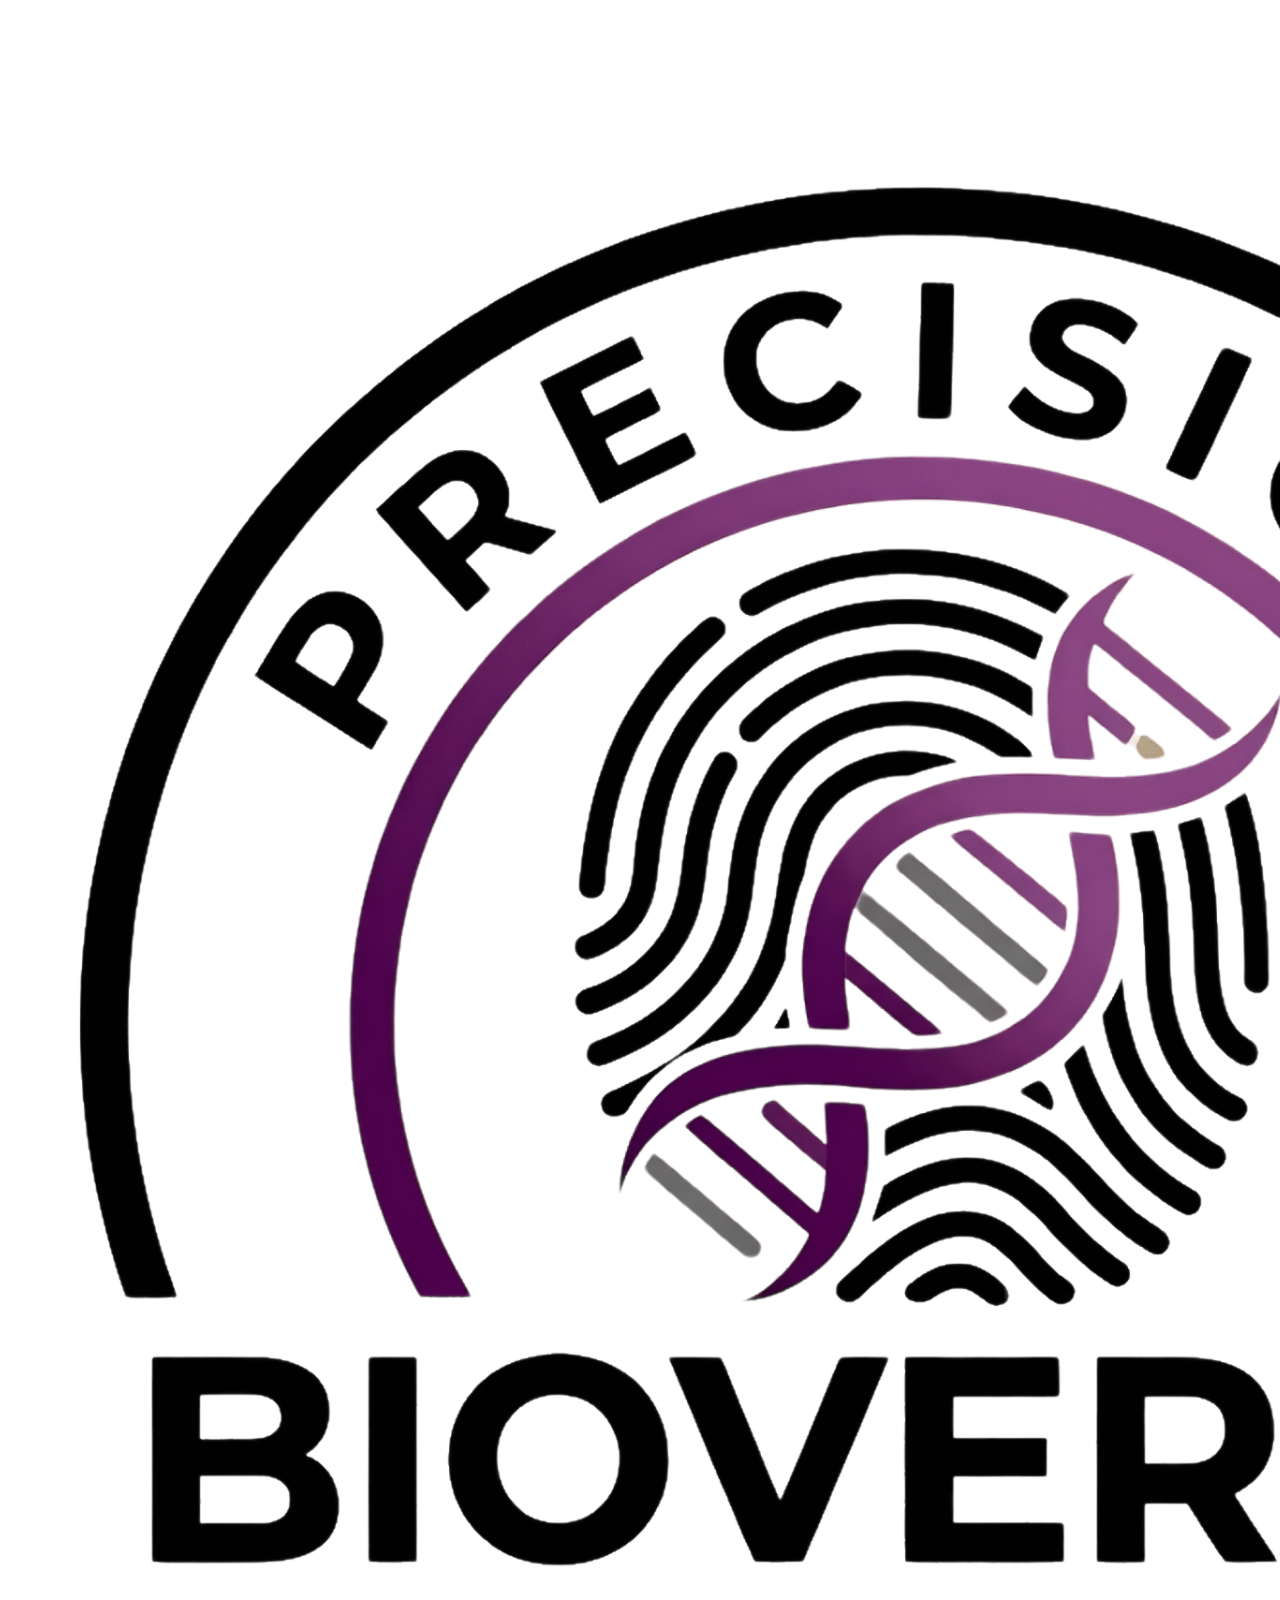
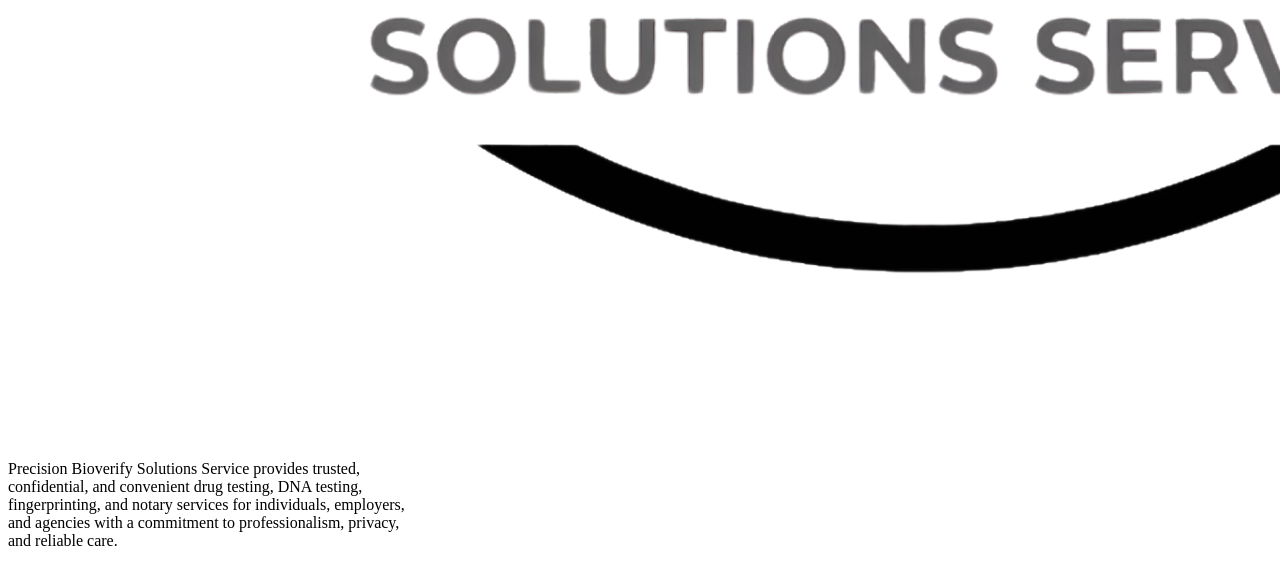
<file: website.html>
<!DOCTYPE html>
<html lang="en">
<head>
    <meta charset="UTF-8">
    <meta name="viewport" content="width=device-width, initial-scale=1.0">
    <title>PrecisionBioverifySolutionsService</title>
</head>
<body>
    <img src="bioverify.png" alt="logo"
    <p>
        Precision Bioverify Solutions Service provides trusted,
        <br>
         confidential, and convenient drug testing, DNA testing,
         <br> 
         fingerprinting, and notary services for individuals, employers,
         <br>
         and agencies with a commitment to professionalism, privacy,<br>
         and reliable care.
    </p>


</body>
</html>
</file>
<file: style.css>
*{
    margin: 0;
    padding: 0;
    box-sizing: border-box;
}

body{
    font-family: 'Montserrat', sans-serif;
    background: #e8d8e6;
    margin: 0px;
    padding-top:130px ;
} 
#two-columns{
   display: flex;
    justify-content: center;
    align-items: center;
    height: 500px;
    padding-left: 200px;
    background-image: url(print.png);
}
#columns-1,
#columns-2 {
    flex: 1;
}
#home-text{
   max-width: 800px;
   text-align: center;
   font-size: 28px;
   line-height: 1.7;
   margin-top: 20px;
   width: 100%;
}
.logo{
    width: 400px;
    max-width: 100%;
    display: block;

}
#services-preview{
    padding: 100px 80px;
    text-align: center;
    background-color: white;
}

#services-preview h2{
    font-size: 42px;
    margin-bottom: 10px;
    color: #4a0448;
}

.services-subtitle{
    font-size: 22px;
    margin-bottom: 50px;
}

.service-cards{
    display: flex;
    justify-content: center;
    gap: 30px;
    flex-wrap: wrap;
}

.service-card{
    width: 280px;
    background: white;
    padding: 35px 25px;
    border-radius: 15px;
    box-shadow: 0 5px 15px rgba(0,0,0,0.08);
    transition: 0.3s;
}

.service-card:hover{
    transform: translateY(-8px);
}

.service-card h3{
    margin-bottom: 15px;
    color: #4a0448;
    font-size: 24px;
}

.service-card p{
    line-height: 1.7;
    margin-bottom: 25px;
}

.service-card a{
    text-decoration: none;
    color: #4a0448;
    font-weight: 600;
}

.service-card a:hover{
    text-decoration: underline;
}
/* PARTNERS SECTION */

#partners{
    background: white;
    padding: 80px 40px;
    text-align: center;
}

#partners h2{
    color: #4a0448;
    font-size: 42px;
    margin-bottom: 40px;
}

.partners-list{
    display: flex;
    flex-wrap: wrap;
    justify-content: center;
    gap: 25px;
    max-width: 1000px;
    margin: 0 auto;
}

.partners-list div{
    background: #ffffff;
    color: #4a0448;
    font-size: 20px;
    font-weight: 600;
    padding: 20px 30px;
    border-radius: 15px;
    border-top: 5px solid #4a0448;
    box-shadow: 0 5px 15px rgba(0,0,0,.08);
    min-width: 250px;
}
#navbar {
    background-color: white;
    height: 130px;
    display: flex;
    align-items: center;
    justify-content: space-between;
    padding: 20px 60px;
    position: fixed;
    top: 0;
    left: 0;
    width: 100%;
    z-index: 1000;
    box-shadow: 0 2px 10px rgba(0,0,0,0.08);

}
#nav-logo{
    width: 120px;
    height: auto;
    display: block;
}
.nav-links{
    display: flex;
    align-items: center;
    gap: 70px;
}
.nav-links a{
    text-decoration: none;
    color: black;
    font-size: 24px;
}
.border-button button{
    padding: 12px 40px;
    border-radius: 30px;
    border: 2px solid #4a0448;
    background: #4a0448;
    font-size: 20px;
    cursor: pointer;
    color: white;
}
.border-button{
    display: flex;
    justify-content: center;
    text-decoration: none;
    margin-top: 20px;
}
.about-hero-text h3{
    margin-bottom: 0px;
    margin-top: 0px;
    margin-left: 20px;
}

.about-hero-text h1{
    margin-bottom: 0px;
    margin-top: 0px;
    margin-left: 20px;
}

.about-hero-text p{
    line-height: 1.8;
    margin-left: 20px;
}
.about-hero{
    height: 350px;
    background-image: url(dna1.png);
    background-size: cover;
    background-position: center;
    background-repeat: no-repeat;
    display: flex;
    align-items: center;
    padding-left: 80px;
    position: relative;
    overflow: hidden;
}
#about-columns {
    display: flex;
}
.about-section{
    display: flex;
    justify-content: space-between;
    align-items: center;
    gap: 60px;
    padding: 80px;
}
#about-text{
    width: 60%;
}
#about-text h2{
    font-size: 30px;
}
#about-text p{
    font-size: 28px;
    line-height: 1.8;
    color: #1f1f1f;
}
.lab-image{
    width: 100%;
    max-width: 500px;
    border-radius: 20px;
    height: auto;
    display: block;
}
#columns-b{
    width: 40%;
}
.services-hero{
    height: 450px;
    background-image: url(dna1.png);
    background-size: cover;
    background-position: center;
    background-repeat: no-repeat;
    display: flex;
    align-items: center;
    justify-content: center;
    text-align: center;
    position: relative;
    
}
.services-hero::before{
    content: "";
    position: absolute;
    inset: 0;
    background: rgba(74, 4, 72, 0.55);
}
.services-hero-content h1 {
    font-size: 72px;
    margin-bottom: 20px;
    font-weight: 700;
}
.services-hero-content h3{
    font-size: 28px;
    margin-bottom: 20px;
    font-weight: 500;
}
.services-hero-content p{
    font-size: 24px;
    margin-bottom: 35px;
}
.services-hero-content{
    position: relative;
    z-index: 1;
    color: #e8d8e6;
}
.services-hero::after{
    content: "";
    position: absolute;
    top: 0;
    left: 0;
    width: 100%;
    height: 6px;
    background-color: #4a0448;
}
#service-grid{
    display: grid;
    grid-template-columns: repeat(4, 1fr);
    gap: 30px;
    max-width: 1600px;
    margin: 80px auto;
    padding: 0 40px;
}

.service-card{
    background: white;
    border-radius: 18px;
    padding: 25px;
    box-shadow: 0 5px 15px rgba(0,0,0,0.08);
    border-top: 6px solid #4a0448;
    text-align: center;
}

.service-card h2{
    color: #4a0448;
    margin-bottom: 20px;
    font-size: 24px;
}

.service-card ul{
    list-style: none;
    padding: 0;
    margin-bottom: 20px;
}

.service-card li{
    margin-bottom: 10px;
    font-size: 16px;
}

.price{
    font-size: 24px;
    font-weight: bold;
    color: #4a0448;
    margin-bottom: 20px;
}

.service-btn{
    display: inline-block;
    background: #4a0448;
    color: white;
    text-decoration: none;
    padding: 12px 28px;
    border-radius: 30px;
    position: relative;
    z-index: 10;
}

.service-btn:hover{
    background: #670664;
}
#additional-services{
    display: flex;
    justify-content: center;
    gap: 30px;
    max-width: 1200px;
    margin: 80px auto;
    padding: 0 40px;
}

.mini-service-card{
    width: 320px;
    background: white;
    border-radius: 18px;
    padding: 30px;
    text-align: center;
    box-shadow: 0 5px 15px rgba(0,0,0,0.08);
    border-top: 5px solid #4a0448;
}

.mini-service-card h3{
    color: #4a0448;
    margin-bottom: 15px;
}

.mini-service-card p{
    margin-bottom: 20px;
}

.service-price{
    color: #4a0448;
    font-size: 24px;
    font-weight: bold;
}
#background-screening{
    padding: 100px 60px;
    text-align: center;
}

#background-screening h2{
    color: #4a0448;
    font-size: 42px;
    margin-bottom: 50px;
}

.screening-cards{
    display: flex;
    justify-content: center;
    gap: 30px;
    flex-wrap: wrap;
}

.screening-card{
    width: 320px;
    background: white;
    padding: 30px;
    border-radius: 18px;
    box-shadow: 0 5px 15px rgba(0,0,0,.08);
    border-top: 5px solid #4a0448;
}

.screening-card h3{
    color: #4a0448;
    margin-bottom: 15px;
}

.screening-card p{
    line-height: 1.7;
    margin-bottom: 20px;
}

.screening-card a{
    color: #4a0448;
    font-weight: bold;
    text-decoration: none;
}
#packages{
    padding: 100px 60px;
    text-align: center;
}

#packages h2{
    color: #4a0448;
    font-size: 42px;
    margin-bottom: 50px;
}

.package-grid{
    display: flex;
    justify-content: center;
    gap: 30px;
    flex-wrap: wrap;
}

.package-card{
    width: 320px;
    background: white;
    padding: 35px;
    border-radius: 18px;
    box-shadow: 0 5px 15px rgba(0,0,0,.08);
}

.featured{
    background: #4a0448;
    color: white;
    transform: scale(1.05);
}

.package-price{
    font-size: 40px;
    font-weight: bold;
    margin: 20px 0;
}

.package-card ul{
    list-style: none;
    padding: 0;
    margin-bottom: 30px;
}

.package-card li{
    margin-bottom: 12px;
}

.package-card a{
    display: inline-block;
    padding: 12px 30px;
    background: #4a0448;
    color: white;
    text-decoration: none;
    border-radius: 30px;
}

.featured a{
    background: white;
    color: #4a0448;
}
#why-us{
    padding: 100px 60px;
    text-align: center;
}

#why-us h2{
    color: #4a0448;
    font-size: 42px;
    margin-bottom: 50px;
}

.why-grid{
    display: grid;
    grid-template-columns: repeat(3, 1fr);
    gap: 25px;
    max-width: 1200px;
    margin: auto;
}

.why-grid div{
    background: white;
    padding: 25px;
    border-radius: 15px;
    box-shadow: 0 5px 15px rgba(0,0,0,.08);
}
#footer{
    background: #2e022c;
    color: white;
    display: flex;
    justify-content: space-around;
    padding: 60px;
    flex-wrap: wrap;
}

.footer-column{
    display: flex;
    flex-direction: column;
    gap: 10px;
}

.footer-column a{
    color: white;
    text-decoration: none;
}

#copyright{
    background: #21011f;
    color: white;
    text-align: center;
    padding: 15px;
}
.learn-more-page{
    max-width: 1100px;
    margin: 180px auto 100px;
    padding: 0 40px;
}

.learn-more-page h1{
    text-align: center;
    font-size: 52px;
    color: #4a0448;
    margin-bottom: 50px;
}

.learn-card{
    background: white;
    padding: 50px;
    border-radius: 20px;
    border-top: 6px solid #4a0448;
    box-shadow: 0 5px 15px rgba(0,0,0,0.08);
}

.learn-card h2{
    color: #4a0448;
    font-size: 36px;
    margin-bottom: 20px;
}

.learn-card h3{
    color: #4a0448;
    font-size: 28px;
    margin-top: 35px;
    margin-bottom: 15px;
}

.learn-card p{
    font-size: 20px;
    line-height: 1.8;
    color: #333;
    margin-bottom: 20px;
}

.learn-card ul{
    margin-bottom: 30px;
    padding-left: 25px;
}

.learn-card li{
    font-size: 20px;
    line-height: 1.8;
    margin-bottom: 10px;
}

.learn-card .price{
    font-size: 32px;
    font-weight: bold;
    color: #4a0448;
    margin-top: 20px;
}

.learn-btn{
    display: inline-block;
    margin-top: 30px;
    background: #4a0448;
    color: white;
    text-decoration: none;
    padding: 15px 35px;
    border-radius: 30px;
    font-size: 18px;
    transition: 0.3s;
}

.learn-btn:hover{
    background: #670664;
}

/* Pricing Lists */

.price-list{
    margin-top: 20px;
}

.price-list li{
    list-style: none;
    border-bottom: 1px solid #ddd;
    padding: 12px 0;
    font-size: 20px;
}

/* Highlight Box */

.highlight-box{
    background: #f6eff5;
    border-left: 5px solid #4a0448;
    padding: 25px;
    border-radius: 12px;
    margin: 30px 0;
}

.highlight-box p{
    margin: 0;
    font-weight: 600;
}
.service-btn{
    display: inline-block;
    background: #4a0448;
    color: white !important;
    text-decoration: none;
    padding: 12px 28px;
    border-radius: 30px;
}

.service-btn:visited{
    color: white;
}

.service-btn:hover{
    color: white;
    background: #670664;
}
.package-card a{
    display: inline-block;
    padding: 12px 30px;
    background: #4a0448;
    color: white;
    text-decoration: none;
    border-radius: 30px;
}

.package-card a:visited{
    color: white;
}
.featured a, .featured a:visited{
    background: white;
    color: #4a0448;
}
/* MOBILE & ON-SITE SERVICES */

#mobile-services{
    padding: 100px 60px;
    text-align: center;
}

#mobile-services h2{
    color: #4a0448;
    font-size: 48px;
    margin-bottom: 20px;
}

.mobile-intro{
    font-size: 22px;
    color: #333;
    max-width: 800px;
    margin: 0 auto 50px;
    line-height: 1.6;
}

.mobile-grid{
    display: grid;
    grid-template-columns: repeat(3, 1fr);
    gap: 25px;
    max-width: 1100px;
    margin: 0 auto;
}

.mobile-item{
    background: white;
    padding: 30px;
    border-radius: 15px;
    border-top: 5px solid #4a0448;
    box-shadow: 0 5px 15px rgba(0,0,0,0.08);
    font-size: 22px;
    font-weight: 600;
    color: #4a0448;
}

.mobile-note{
    margin-top: 40px;
    font-size: 18px;
    font-weight: 600;
    color: #4a0448;
}

/* CALL TO ACTION */

#cta{
    background: #4a0448;
    color: white;
    text-align: center;
    padding: 80px 40px;
    margin-top: 100px;
}

#cta h2{
    font-size: 52px;
    margin-bottom: 20px;
}

#cta p{
    font-size: 22px;
    margin-bottom: 35px;
    line-height: 1.6;
}

.cta-btn{
    display: inline-block;
    background: white;
    color: #4a0448;
    text-decoration: none;
    padding: 16px 40px;
    border-radius: 30px;
    font-size: 18px;
    font-weight: 700;
    transition: 0.3s;
}

.cta-btn:hover{
    background: #e8d8e6;
    transform: translateY(-3px);
}
#contact-section{
    max-width: 1200px;
    margin: 100px auto;
    padding: 0 40px;
    display: flex;
    justify-content: center;
    align-items: center;
    gap: 30px;
}

/* HOURS CARD */

.hours-card{
    width: 350px;
    background: white;
    border-radius: 25px;
    padding: 40px;
    border-top: 6px solid #4a0448;
    box-shadow: 0 5px 15px rgba(0,0,0,0.08);
}

.hours-card h2{
    text-align: center;
    color: #4a0448;
    font-size: 36px;
    margin-bottom: 40px;
}

.hours-row{
    display: flex;
    justify-content: space-between;
    margin-bottom: 22px;
    font-size: 18px;
    color: #1f1f1f;
}

/* CONTACT CARD */

.contact-card{
    flex: 1;
    background: white;
    border-radius: 25px;
    padding: 50px;
    border-top: 6px solid #4a0448;
    box-shadow: 0 5px 15px rgba(0,0,0,0.08);
}

.contact-card h1{
    color: #4a0448;
    font-size: 48px;
    margin-bottom: 50px;
}

.contact-row{
    display: grid;
    grid-template-columns: 150px 1fr;
    gap: 40px;
    margin-bottom: 40px;
    font-size: 20px;
    line-height: 1.7;
}

.label{
    font-weight: 600;
    color: #4a0448;
}

/* LINKS */

.contact-card a{
    color: #4a0448;
    text-decoration: none;
    font-weight: 600;
}

.contact-card a:hover{
    color: #670664;
    text-decoration: underline;
}
.address-hero{
    height: 350px;
    background-image: url(dna1.png);
    background-size: cover;
    background-position: center;
    position: relative;

    display: flex;
    justify-content: center;
    align-items: center;
    text-align: center;
}

.address-hero::before{
    content: "";
    position: absolute;
    inset: 0;
    background: rgba(74,4,72,.55);
}

.address-hero-content{
    position: relative;
    z-index: 1;
    color: white;
}

.address-hero-content h1{
    font-size: 64px;
    margin-bottom: 15px;
}

.address-hero-content p{
    font-size: 24px;
}

#address-section{
    max-width: 1200px;
    margin: 80px auto;
    padding: 0 40px;

    display: flex;
    justify-content: center;
    gap: 30px;
}

.address-card{
    flex: 1;

    background: white;
    padding: 40px;

    border-radius: 20px;
    border-top: 6px solid #4a0448;

    box-shadow: 0 5px 15px rgba(0,0,0,.08);

    text-align: center;
}

.address-card h2{
    color: #4a0448;
    margin-bottom: 25px;
}

.address-card p{
    font-size: 20px;
    line-height: 1.8;
}

.address-btn{
    display: inline-block;
    margin-top: 25px;

    background: #4a0448;
    color: white;
    text-decoration: none;

    padding: 14px 32px;
    border-radius: 30px;
}

.address-btn:hover{
    background: #670664;
}

#map-section{
    max-width: 1200px;
    margin: 80px auto;
    padding: 0 40px;
    text-align: center;
}

#map-section h2{
    color: #4a0448;
    margin-bottom: 30px;
    font-size: 42px;
}

#map-section iframe{
    width: 100%;
    height: 450px;
    border: none;
    border-radius: 20px;
    box-shadow: 0 5px 15px rgba(0,0,0,.08);
}

#location-help{
    text-align: center;
    padding: 80px 40px;
}

#location-help h2{
    color: #4a0448;
    margin-bottom: 20px;
}

#location-help p{
    font-size: 22px;
}
.policy-page{
    max-width: 1200px;
    margin: 180px auto 100px;
    padding: 0 40px;
}

.policy-header{
    text-align: center;
    margin-bottom: 50px;
}

.policy-header h1{
    font-size: 52px;
    color: #4a0448;
    margin-bottom: 15px;
}

.policy-header p{
    font-size: 20px;
    color: #555;
}

.policy-container{
    background: white;
    border-radius: 20px;
    padding: 50px;
    border-top: 6px solid #4a0448;
    box-shadow: 0 5px 15px rgba(0,0,0,.08);
}

.policy-grid{
    display: grid;
    grid-template-columns: 1fr 1fr;
    gap: 50px;
}

.policy-column h2{
    color: #4a0448;
    margin-top: 30px;
    margin-bottom: 15px;
    font-size: 28px;
}

.policy-column p{
    font-size: 18px;
    line-height: 1.8;
    color: #333;
    margin-bottom: 15px;
}

.policy-column ul{
    padding-left: 25px;
    margin-bottom: 20px;
}

.policy-column li{
    font-size: 18px;
    line-height: 1.8;
    margin-bottom: 8px;
}

.contact-box{
    background: #f6eff5;
    border-left: 5px solid #4a0448;
    padding: 20px;
    border-radius: 12px;
    margin-top: 20px;
}
/* MOBILE */

@media (max-width: 768px){

    body{
        padding-top: 100px;
    }

    /* NAVBAR */

    #navbar{
        flex-direction: column;
        height: auto;
        padding: 15px;
        gap: 15px;
    }

    .nav-links{
        gap: 20px;
        flex-wrap: wrap;
        justify-content: center;
    }

    .nav-links a{
        font-size: 18px;
    }

    /* HERO SECTION */

    #two-columns{
        flex-direction: column-reverse;
        text-align: center;
        height: auto;
        padding: 40px 20px;
        min-height: auto;
    }

    #columns-1,
    #columns-2{
        width: 100%;
    }

    .logo{
        width: 250px;
        margin: 0 auto 20px;
    }

    #home-text{
        font-size: 20px;
        line-height: 1.6;
        max-width: 100%;
    }

    /* SERVICES */

    #services-preview{
        padding: 60px 20px;
    }

    #services-preview h2{
        font-size: 32px;
    }

    .services-subtitle{
        font-size: 18px;
    }

    .service-cards{
        flex-direction: column;
        align-items: center;
    }

    .service-card{
        width: 100%;
        max-width: 350px;
    }

    /* FOOTER */

    #footer{
        flex-direction: column;
        text-align: center;
        gap: 40px;
        padding: 40px 20px;
    }

    .footer-column{
        width: 100%;
    }

    .footer-column p,
    .footer-column a{
        word-break: break-word;
    }
}
/* ADDRESS PAGE MOBILE */

@media (max-width: 768px){

    /* Hero */

    .address-hero{
        height: 250px;
        padding: 20px;
    }

    .address-hero-content h1{
        font-size: 38px;
    }

    .address-hero-content p{
        font-size: 18px;
    }

    /* Address Cards */

    #address-section{
        flex-direction: column;
        padding: 0 20px;
        gap: 20px;
        margin: 50px auto;
    }

    .address-card{
        width: 100%;
        padding: 30px 20px;
    }

    .address-card h2{
        font-size: 28px;
    }

    .address-card p{
        font-size: 18px;
    }

    .address-btn{
        width: 100%;
        text-align: center;
    }

    /* Map */

    #map-section{
        padding: 0 20px;
    }

    #map-section h2{
        font-size: 32px;
    }

    #map-section iframe{
        height: 300px;
    }

    /* Help Section */

    #location-help{
        padding: 50px 20px;
    }

    #location-help h2{
        font-size: 30px;
    }

    #location-help p{
        font-size: 18px;
    }

    /* Footer */

    #footer{
        flex-direction: column;
        text-align: center;
        gap: 30px;
        padding: 40px 20px;
    }

    .footer-column{
        width: 100%;
    }

    .footer-column p,
    .footer-column a{
        word-break: break-word;
    }
}
/* ABOUT PAGE MOBILE */

@media (max-width: 768px){

    body{
        padding-top: 100px;
    }

    /* HERO */

    .about-hero{
        height: 280px;
        padding: 20px;
        justify-content: center;
        text-align: center;
    }

    .about-hero-text{
        width: 100%;
    }

    .about-hero-text h3{
        margin: 0 0 10px 0;
        font-size: 18px;
    }

    .about-hero-text h1{
        margin: 0 0 15px 0;
        font-size: 36px;
        line-height: 1.2;
    }

    .about-hero-text p{
        margin: 0;
        font-size: 18px;
    }

    /* ABOUT SECTION */

    .about-section{
        flex-direction: column;
        padding: 40px 20px;
        gap: 30px;
    }

    #about-text{
        width: 100%;
    }

    #about-text h2{
        font-size: 28px;
        text-align: center;
        margin-bottom: 20px;
    }

    #about-text p{
        font-size: 18px;
        line-height: 1.7;
    }

    #about-text ul{
        padding-left: 25px;
        margin: 20px 0;
    }

    #about-text li{
        font-size: 18px;
        margin-bottom: 10px;
    }

    /* IMAGE */

    #columns-b{
        width: 100%;
    }

    .lab-image{
        width: 100%;
        max-width: 400px;
        margin: 0 auto;
        display: block;
    }

    /* FOOTER */

    #footer{
        flex-direction: column;
        text-align: center;
        gap: 30px;
        padding: 40px 20px;
    }

    .footer-column{
        width: 100%;
    }

    .footer-column p,
    .footer-column a{
        word-break: break-word;
    }
}
/* MOBILE */

@media (max-width: 768px){

    .policy-page{
        margin: 140px auto 60px;
        padding: 0 15px;
    }

    .policy-header h1{
        font-size: 32px;
        line-height: 1.2;
    }

    .policy-header p{
        font-size: 16px;
    }

    .policy-container{
        padding: 25px;
    }

    .policy-grid{
        display: block;
    }

    .policy-column{
        width: 100%;
        margin-bottom: 30px;
    }

    .policy-column h2{
        font-size: 22px;
    }

    .policy-column p,
    .policy-column li{
        font-size: 16px;
        line-height: 1.6;
    }

    .contact-box{
        padding: 15px;
    }
}
/* CONTACT PAGE MOBILE */

@media (max-width: 768px){

    body{
        padding-top: 100px;
    }

    /* CONTACT SECTION */

    #contact-section{
        flex-direction: column;
        align-items: center;
        gap: 25px;
        width: 100%;
        padding: 20px;
        margin: 40px auto;
    }

    /* HOURS CARD */

    .hours-card{
        width: 100%;
        max-width: 500px;
        padding: 25px;
    }

    .hours-card h2{
        font-size: 32px;
        margin-bottom: 25px;
    }

    .hours-row{
        font-size: 16px;
        margin-bottom: 15px;
    }

    /* CONTACT CARD */

    .contact-card{
        width: 100%;
        min-width: auto;
        padding: 30px 20px;
        border-radius: 25px;
    }

    .contact-card h1{
        font-size: 36px;
        text-align: center;
        margin-bottom: 30px;
    }

    .contact-row{
        display: flex;
        flex-direction: column;
        gap: 8px;
        margin-bottom: 25px;
        font-size: 18px;
    }

    .label{
        font-weight: bold;
    }

    /* LONG EMAIL ADDRESS */

    .contact-card a{
        word-break: break-word;
        overflow-wrap: break-word;
    }

    /* FOOTER */

    #footer{
        flex-direction: column;
        text-align: center;
        gap: 30px;
        padding: 40px 20px;
    }

    .footer-column{
        width: 100%;
    }

    .footer-column p,
    .footer-column a{
        word-break: break-word;
    }
}
/* SERVICES PAGE MOBILE FIX */

@media (max-width: 768px){

    /* Service Grid */

    #service-grid{
        grid-template-columns: 1fr;
        gap: 20px;
        padding: 0 20px;
        margin: 40px auto;
    }

    .service-card{
        width: 100%;
        max-width: 100%;
        padding: 25px 20px;
    }

    .service-card h2{
        font-size: 22px;
    }

    .service-card li{
        font-size: 18px;
    }

    .price{
        font-size: 20px;
    }

    /* Additional Services */

    #additional-services{
        flex-direction: column;
        align-items: center;
        gap: 20px;
        padding: 0 20px;
        margin: 40px auto;
    }

    .mini-service-card{
        width: 100%;
        max-width: 400px;
    }

    /* Background Screening */

    #background-screening{
        padding: 60px 20px;
    }

    #background-screening h2{
        font-size: 36px;
        line-height: 1.2;
    }

    .screening-cards{
        flex-direction: column;
        align-items: center;
    }

    .screening-card{
        width: 100%;
        max-width: 400px;
    }

    /* Packages */

    #packages{
        padding: 60px 20px;
    }

    #packages h2{
        font-size: 36px;
    }

    .package-grid{
        flex-direction: column;
        align-items: center;
    }

    .package-card{
        width: 100%;
        max-width: 400px;
    }

    .featured{
        transform: none;
    }

    /* Why Us */

    #why-us{
        padding: 60px 20px;
    }

    #why-us h2{
        font-size: 36px;
    }

    .why-grid{
        grid-template-columns: 1fr;
    }

    /* Mobile Services */

    #mobile-services{
        padding: 60px 20px;
    }

    #mobile-services h2{
        font-size: 36px;
    }

    .mobile-grid{
        grid-template-columns: 1fr;
    }

    /* CTA */

    #cta{
        padding: 60px 20px;
    }

    #cta h2{
        font-size: 36px;
    }

    #cta p{
        font-size: 18px;
    }

    /* Navbar */

    #navbar{
        padding: 15px;
    }

    #nav-logo{
        width: 90px;
    }

    .nav-links{
        gap: 15px;
    }

    .nav-links a{
        font-size: 16px;
    }
}
/* BLOOD DRAW SERVICES */

#blood-draw-services{
    padding: 100px 60px;
    text-align: center;
}

#blood-draw-services h2{
    color: #4a0448;
    font-size: 42px;
    margin-bottom: 20px;
}

.blood-intro{
    max-width: 900px;
    margin: 0 auto 50px;
    font-size: 22px;
    line-height: 1.7;
}

.blood-grid{
    display: grid;
    grid-template-columns: repeat(3, 1fr);
    gap: 25px;
    max-width: 1200px;
    margin: 0 auto 50px;
}

.blood-card{
    background: white;
    padding: 30px;
    border-radius: 18px;
    border-top: 5px solid #4a0448;
    box-shadow: 0 5px 15px rgba(0,0,0,.08);
}

.blood-card h3{
    color: #4a0448;
    margin-bottom: 15px;
}

.blood-card p{
    line-height: 1.7;
}

.pricing-box{
    max-width: 700px;
    margin: 0 auto 50px;
    background: white;
    padding: 40px;
    border-radius: 20px;
    border-top: 6px solid #4a0448;
    box-shadow: 0 5px 15px rgba(0,0,0,.08);
}

.pricing-box h3{
    color: #4a0448;
    margin-bottom: 20px;
}

.pricing-box ul{
    list-style: none;
    padding: 0;
}

.pricing-box li{
    font-size: 20px;
    margin-bottom: 15px;
}

.why-blood h3{
    color: #4a0448;
    margin-bottom: 25px;
    font-size: 32px;
}

.why-blood-grid{
    display: grid;
    grid-template-columns: repeat(3, 1fr);
    gap: 20px;
    max-width: 1000px;
    margin: 0 auto 40px;
}

.why-blood-grid div{
    background: white;
    padding: 20px;
    border-radius: 15px;
    box-shadow: 0 5px 15px rgba(0,0,0,.08);
}

.blood-footer{
    max-width: 900px;
    margin: auto;
    font-size: 20px;
    line-height: 1.7;
}

/* MOBILE */

@media (max-width: 768px){

    #blood-draw-services{
        padding: 60px 20px;
    }

    #blood-draw-services h2{
        font-size: 34px;
    }

    .blood-intro{
        font-size: 18px;
    }

    .blood-grid{
        grid-template-columns: 1fr;
    }

    .why-blood-grid{
        grid-template-columns: 1fr;
    }

    .pricing-box{
        padding: 25px;
    }
}
.promo-banner{
    padding: 60px 20px;
    background: #f8f8f8;
    text-align: center;
}

.promo-content{
    max-width: 800px;
    margin: 0 auto;
}

.promo-content img{
    width: 100%;
    max-width: 800px;
    height: auto;
    border-radius: 12px;
    box-shadow: 0 8px 25px rgba(0,0,0,0.15);
}
/* PROMOTIONS */

#promotions{
    padding: 80px 20px;
    background: #f8f5fa;
    text-align: center;
}

#promotions h2{
    font-size: 2.5rem;
    color: #4a0448;
    margin-bottom: 10px;
}

.promo-subtitle{
    color: #666;
    margin-bottom: 40px;
}

.promo-grid{
    display: flex;
    justify-content: center;
    gap: 30px;
    flex-wrap: wrap;
}

.promo-card{
    max-width: 550px;
    width: 100%;
}

.promo-card img{
    width: 100%;
    height: auto;
    display: block;
    border-radius: 12px;
    box-shadow: 0 8px 25px rgba(0,0,0,0.15);
}
@media (max-width: 768px){

    #promotions{
        padding: 50px 15px;
    }

    #promotions h2{
        font-size: 2rem;
    }

    .promo-grid{
        gap: 20px;
    }

}
</file>
